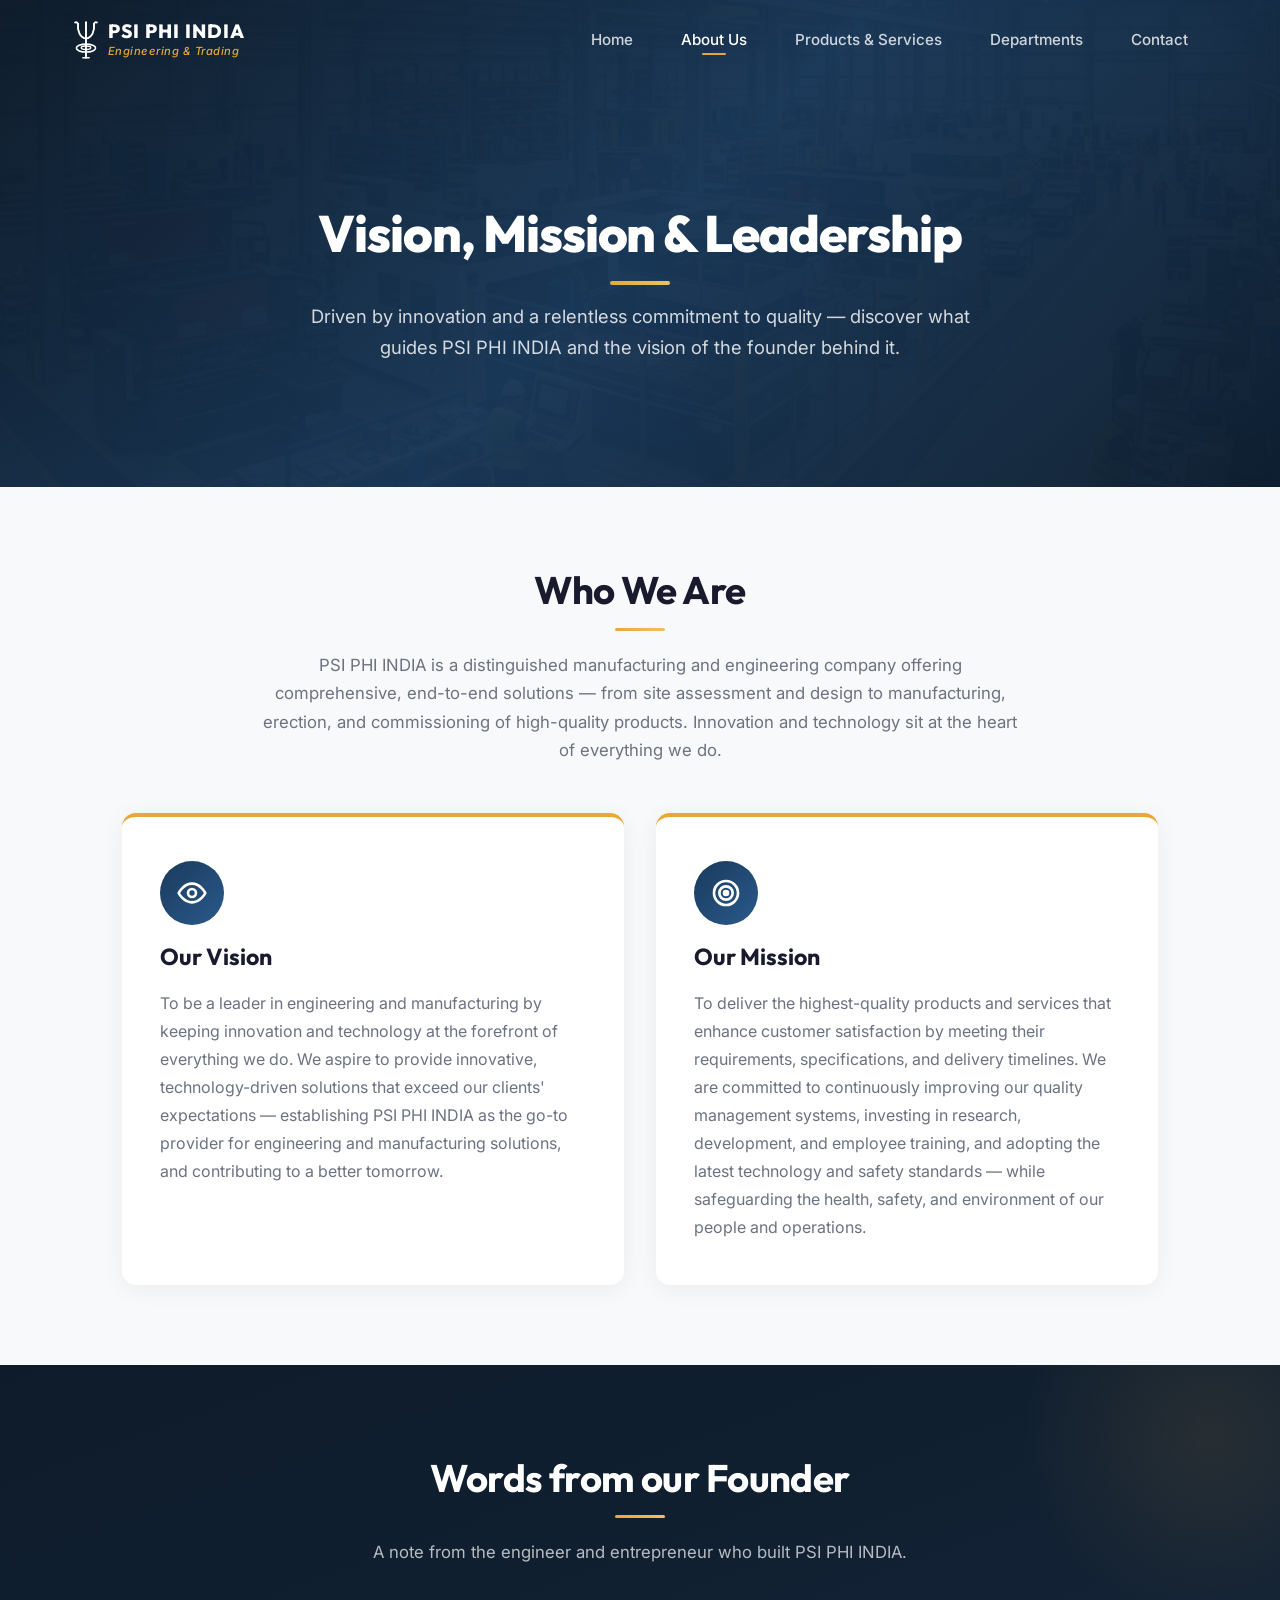
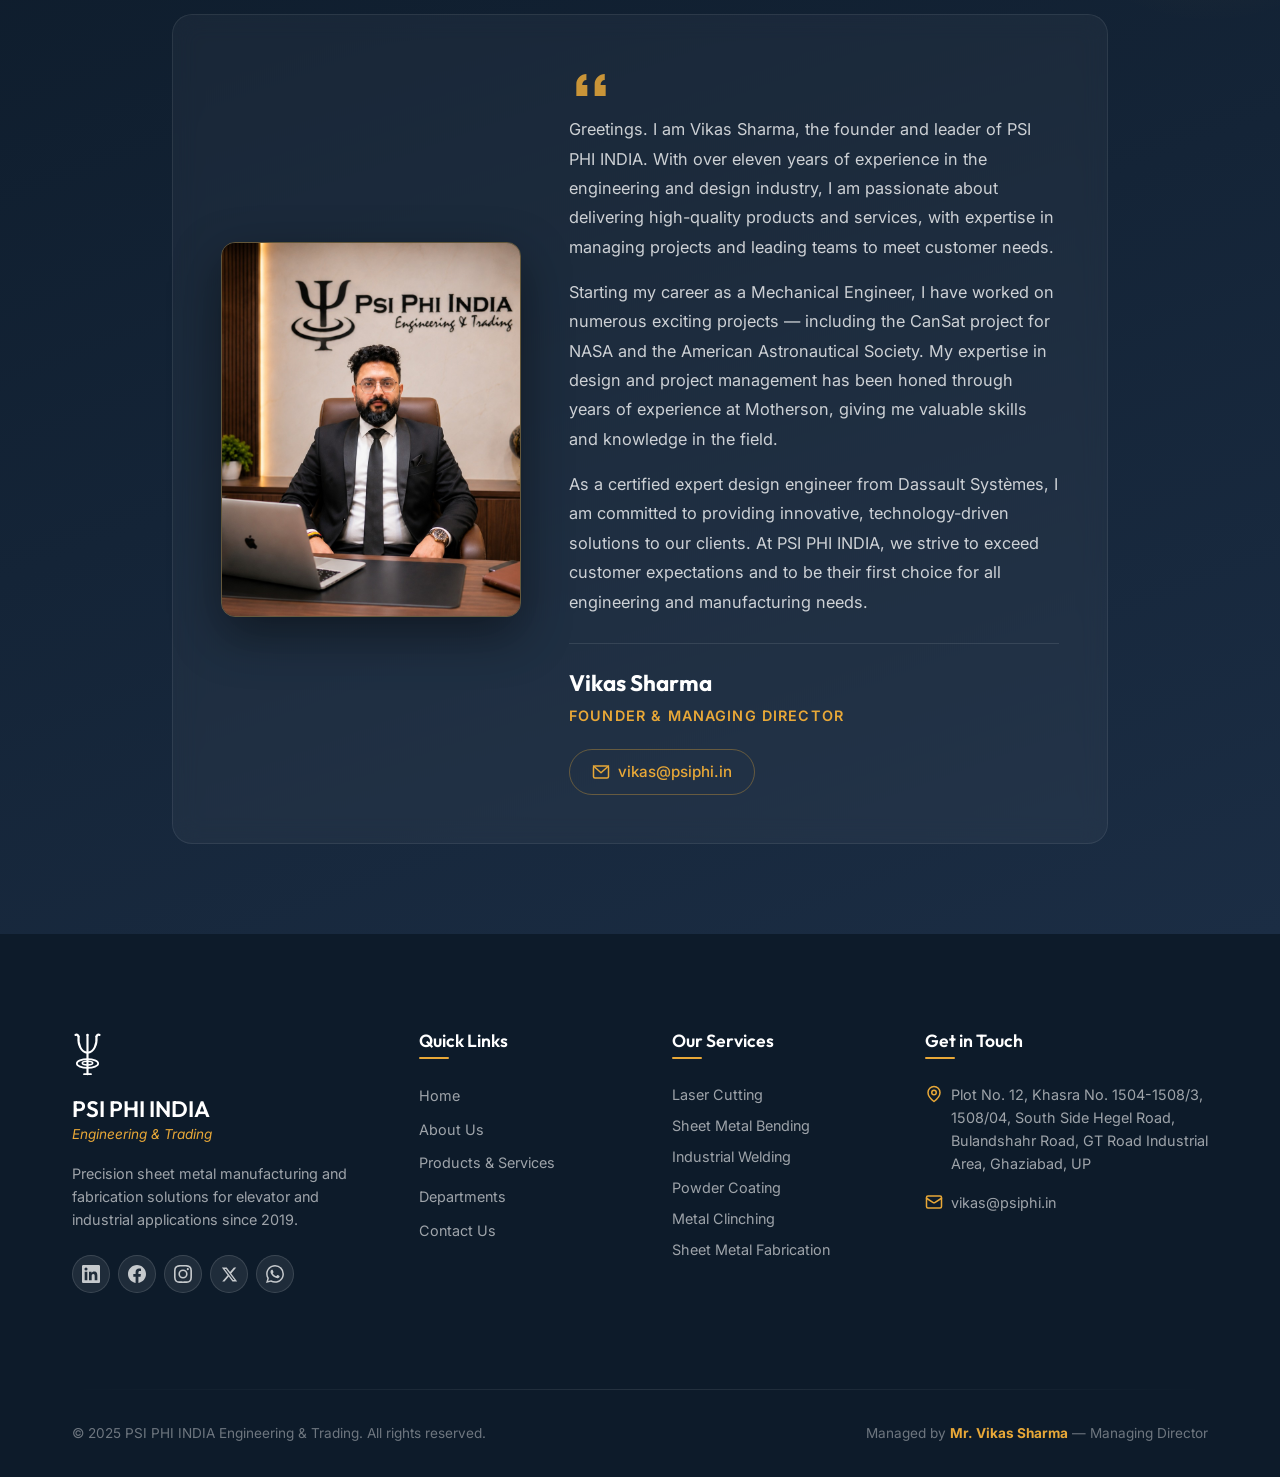
<file: about/index.html>
<!DOCTYPE html>
<html lang="en">
<head>
    <meta charset="UTF-8">
    <meta name="viewport" content="width=device-width, initial-scale=1.0">
    <title>About Us | PSI PHI INDIA — Vision, Mission & Leadership</title>
    <meta name="description" content="Learn about PSI PHI INDIA Engineering & Trading — our vision, mission, and the engineering leadership of founder Vikas Sharma behind our precision sheet metal manufacturing.">
    <meta name="keywords" content="PSI PHI INDIA, sheet metal, laser cutting, bending, welding, clinching, elevator components, guide rail brackets, Ghaziabad, manufacturing">
    <meta name="author" content="PSI PHI INDIA Engineering & Trading">
    <link rel="canonical" href="https://www.psiphi.in/about/">
    <link rel="icon" type="image/x-icon" href="/assets/images/favicon.ico">
    <link rel="icon" type="image/png" sizes="32x32" href="/assets/images/favicon-32.png">
    <link rel="icon" type="image/png" sizes="16x16" href="/assets/images/favicon-16.png">
    <link rel="apple-touch-icon" sizes="180x180" href="/assets/images/apple-touch-icon.png">
    <link rel="preconnect" href="https://fonts.googleapis.com">
    <link rel="preconnect" href="https://fonts.gstatic.com" crossorigin>
    <link href="https://fonts.googleapis.com/css2?family=Inter:wght@300;400;500;600;700&family=Outfit:wght@400;500;600;700;800;900&display=swap" rel="stylesheet">
    <link rel="stylesheet" href="/styles.css">
    <link rel="stylesheet" href="/pages/home.css">
    <link rel="stylesheet" href="/pages/about.css">
    <link rel="stylesheet" href="/pages/products.css">
    <link rel="stylesheet" href="/pages/departments.css">
    <link rel="stylesheet" href="/pages/contact.css">
</head>
<body>
    <nav class="navbar" id="navbar">
        <div class="nav-container">
            <a href="/" class="nav-logo">
                <img src="/assets/images/psi-logo.svg" alt="PSI PHI INDIA Logo" class="nav-logo-img">
                <div class="nav-logo-text">
                    <span class="nav-brand">PSI PHI INDIA</span>
                    <span class="nav-tagline">Engineering &amp; Trading</span>
                </div>
            </a>
            <ul class="nav-menu" id="navMenu">
                <li><a href="/" class="nav-link">Home</a></li>
                <li><a href="/about/" class="nav-link active">About Us</a></li>
                <li><a href="/products/" class="nav-link">Products &amp; Services</a></li>
                <li><a href="/departments/" class="nav-link">Departments</a></li>
                <li><a href="/contact/" class="nav-link">Contact</a></li>
            </ul>
            <button class="nav-toggle" id="navToggle" aria-label="Toggle navigation menu">
                <span class="hamburger-line"></span>
                <span class="hamburger-line"></span>
                <span class="hamburger-line"></span>
            </button>
        </div>
    </nav>
    <main id="app">
<div class="page active visible about-page" id="aboutPage">

  <!-- Page Hero Section -->
  <section class="page-hero" style="background-image: url('/assets/images/factory-floor.png');">
    <div class="page-hero-overlay"></div>
    <div class="page-hero-content">
      <h1 class="page-hero-title">Vision, Mission &amp; Leadership</h1>
      <p class="page-hero-subtitle">Driven by innovation and a relentless commitment to quality — discover what guides PSI PHI INDIA and the vision of the founder behind it.</p>
    </div>
  </section>

  <!-- Vision & Mission Section -->
  <section class="vm-section">
    <div class="container">
      <h2 class="section-title">Who We Are</h2>
      <p class="section-description">PSI PHI INDIA is a distinguished manufacturing and engineering company offering comprehensive, end-to-end solutions — from site assessment and design to manufacturing, erection, and commissioning of high-quality products. Innovation and technology sit at the heart of everything we do.</p>

      <div class="vm-grid">

        <!-- Vision Card -->
        <div class="vm-card scroll-reveal">
          <div class="vm-icon">
            <svg xmlns="http://www.w3.org/2000/svg" viewBox="0 0 24 24" fill="none" stroke="currentColor" stroke-width="2" stroke-linecap="round" stroke-linejoin="round">
              <path d="M2 12s3.5-7 10-7 10 7 10 7-3.5 7-10 7-10-7-10-7Z"/>
              <circle cx="12" cy="12" r="3"/>
            </svg>
          </div>
          <h3>Our Vision</h3>
          <p>To be a leader in engineering and manufacturing by keeping innovation and technology at the forefront of everything we do. We aspire to provide innovative, technology-driven solutions that exceed our clients' expectations — establishing PSI PHI INDIA as the go-to provider for engineering and manufacturing solutions, and contributing to a better tomorrow.</p>
        </div>

        <!-- Mission Card -->
        <div class="vm-card scroll-reveal">
          <div class="vm-icon">
            <svg xmlns="http://www.w3.org/2000/svg" viewBox="0 0 24 24" fill="none" stroke="currentColor" stroke-width="2" stroke-linecap="round" stroke-linejoin="round">
              <circle cx="12" cy="12" r="9"/>
              <circle cx="12" cy="12" r="5"/>
              <circle cx="12" cy="12" r="1.5" fill="currentColor"/>
            </svg>
          </div>
          <h3>Our Mission</h3>
          <p>To deliver the highest-quality products and services that enhance customer satisfaction by meeting their requirements, specifications, and delivery timelines. We are committed to continuously improving our quality management systems, investing in research, development, and employee training, and adopting the latest technology and safety standards — while safeguarding the health, safety, and environment of our people and operations.</p>
        </div>

      </div>
    </div>
  </section>

  <!-- Founder's Message Section -->
  <section class="founder-section">
    <div class="container">
      <h2 class="section-title section-title--light">Words from our Founder</h2>
      <p class="section-description section-description--light">A note from the engineer and entrepreneur who built PSI PHI INDIA.</p>

      <div class="founder-card scroll-reveal">
        <div class="founder-photo">
          <img src="/assets/images/founder.jpg" alt="Mr. Vikas Sharma — Founder &amp; Managing Director, PSI PHI INDIA" class="founder-photo-img">
        </div>
        <div class="founder-content">
          <svg class="founder-quote-mark" xmlns="http://www.w3.org/2000/svg" viewBox="0 0 24 24" fill="currentColor" aria-hidden="true"><path d="M9.5 6C6.5 6 4 8.5 4 11.5V18h6v-6H7.2c0-1.6 1-2.7 2.3-2.7V6zm10 0c-3 0-5.5 2.5-5.5 5.5V18h6v-6h-2.8c0-1.6 1-2.7 2.3-2.7V6z"/></svg>
          <blockquote class="founder-message">
            <p>Greetings. I am Vikas Sharma, the founder and leader of PSI PHI INDIA. With over eleven years of experience in the engineering and design industry, I am passionate about delivering high-quality products and services, with expertise in managing projects and leading teams to meet customer needs.</p>
            <p>Starting my career as a Mechanical Engineer, I have worked on numerous exciting projects — including the CanSat project for NASA and the American Astronautical Society. My expertise in design and project management has been honed through years of experience at Motherson, giving me valuable skills and knowledge in the field.</p>
            <p>As a certified expert design engineer from Dassault Systèmes, I am committed to providing innovative, technology-driven solutions to our clients. At PSI PHI INDIA, we strive to exceed customer expectations and to be their first choice for all engineering and manufacturing needs.</p>
          </blockquote>
          <div class="founder-signature">
            <span class="founder-name">Vikas Sharma</span>
            <span class="founder-role">Founder &amp; Managing Director</span>
          </div>
          <a href="mailto:vikas@psiphi.in" class="founder-email">
            <svg xmlns="http://www.w3.org/2000/svg" width="18" height="18" viewBox="0 0 24 24" fill="none" stroke="currentColor" stroke-width="2" stroke-linecap="round" stroke-linejoin="round">
              <rect x="2" y="4" width="20" height="16" rx="2"/>
              <polyline points="22,4 12,13 2,4"/>
            </svg>
            vikas@psiphi.in
          </a>
        </div>
      </div>
    </div>
  </section>

</div>
    </main>
<footer class="footer" id="footer">
        <div class="footer-container">
            <div class="footer-grid">
                <div class="footer-brand">
                    <img src="/assets/images/psi-logo.svg" alt="PSI PHI INDIA" class="footer-logo">
                    <h3>PSI PHI INDIA</h3>
                    <p class="footer-tagline">Engineering & Trading</p>
                    <p class="footer-desc">Precision sheet metal manufacturing and fabrication solutions for elevator and industrial applications since 2019.</p>
                    <div class="footer-social">
                        <a href="https://www.linkedin.com/in/psi-phi-india-189032419/" target="_blank" rel="noopener noreferrer" class="footer-social-link" aria-label="PSI PHI INDIA on LinkedIn">
                            <svg xmlns="http://www.w3.org/2000/svg" width="18" height="18" viewBox="0 0 24 24" fill="currentColor"><path d="M20.447 20.452h-3.554v-5.569c0-1.328-.027-3.037-1.852-3.037-1.853 0-2.136 1.445-2.136 2.939v5.667H9.351V9h3.414v1.561h.046c.477-.9 1.637-1.85 3.37-1.85 3.601 0 4.267 2.37 4.267 5.455v6.286zM5.337 7.433a2.062 2.062 0 0 1-2.063-2.065 2.064 2.064 0 1 1 2.063 2.065zm1.782 13.019H3.555V9h3.564v11.452zM22.225 0H1.771C.792 0 0 .774 0 1.729v20.542C0 23.227.792 24 1.771 24h20.451C23.2 24 24 23.227 24 22.271V1.729C24 .774 23.2 0 22.222 0h.003z"/></svg>
                        </a>
                        <a href="https://www.facebook.com/profile.php?id=61591310369054" target="_blank" rel="noopener noreferrer" class="footer-social-link" aria-label="PSI PHI INDIA on Facebook">
                            <svg xmlns="http://www.w3.org/2000/svg" width="18" height="18" viewBox="0 0 24 24" fill="currentColor"><path d="M24 12.073c0-6.627-5.373-12-12-12s-12 5.373-12 12c0 5.99 4.388 10.954 10.125 11.854v-8.385H7.078v-3.47h3.047V9.43c0-3.007 1.792-4.669 4.533-4.669 1.312 0 2.686.235 2.686.235v2.953H15.83c-1.491 0-1.956.925-1.956 1.874v2.25h3.328l-.532 3.47h-2.796v8.385C19.612 23.027 24 18.062 24 12.073z"/></svg>
                        </a>
                        <a href="https://www.instagram.com/psiphiindia/" target="_blank" rel="noopener noreferrer" class="footer-social-link" aria-label="PSI PHI INDIA on Instagram">
                            <svg xmlns="http://www.w3.org/2000/svg" width="18" height="18" viewBox="0 0 24 24" fill="currentColor"><path d="M12 2.163c3.204 0 3.584.012 4.85.07 3.252.148 4.771 1.691 4.919 4.919.058 1.265.069 1.645.069 4.849 0 3.205-.012 3.584-.069 4.849-.149 3.225-1.664 4.771-4.919 4.919-1.266.058-1.644.07-4.85.07-3.204 0-3.584-.012-4.849-.07-3.26-.149-4.771-1.699-4.919-4.92-.058-1.265-.07-1.644-.07-4.849 0-3.204.013-3.583.07-4.849.149-3.227 1.664-4.771 4.919-4.919 1.266-.057 1.645-.069 4.849-.069zM12 0C8.741 0 8.333.014 7.053.072 2.695.272.273 2.69.073 7.052.014 8.333 0 8.741 0 12c0 3.259.014 3.668.072 4.948.2 4.358 2.618 6.78 6.98 6.98C8.333 23.986 8.741 24 12 24c3.259 0 3.668-.014 4.948-.072 4.354-.2 6.782-2.618 6.979-6.98.059-1.28.073-1.689.073-4.948 0-3.259-.014-3.667-.072-4.947-.196-4.354-2.617-6.78-6.979-6.98C15.668.014 15.259 0 12 0zm0 5.838a6.162 6.162 0 1 0 0 12.324 6.162 6.162 0 0 0 0-12.324zM12 16a4 4 0 1 1 0-8 4 4 0 0 1 0 8zm6.406-11.845a1.44 1.44 0 1 0 0 2.881 1.44 1.44 0 0 0 0-2.881z"/></svg>
                        </a>
                        <a href="https://x.com/psiphiindia" target="_blank" rel="noopener noreferrer" class="footer-social-link" aria-label="PSI PHI INDIA on X (Twitter)">
                            <svg xmlns="http://www.w3.org/2000/svg" width="17" height="17" viewBox="0 0 24 24" fill="currentColor"><path d="M18.244 2.25h3.308l-7.227 8.26 8.502 11.24H16.17l-5.214-6.817L4.99 21.75H1.68l7.73-8.835L1.254 2.25H8.08l4.713 6.231zm-1.161 17.52h1.833L7.084 4.126H5.117z"/></svg>
                        </a>
                        <a href="https://wa.me/918368978355" target="_blank" rel="noopener noreferrer" class="footer-social-link" aria-label="PSI PHI INDIA on WhatsApp">
                            <svg xmlns="http://www.w3.org/2000/svg" width="18" height="18" viewBox="0 0 24 24" fill="currentColor"><path d="M17.472 14.382c-.297-.149-1.758-.867-2.03-.967-.273-.099-.471-.148-.67.15-.197.297-.767.966-.94 1.164-.173.199-.347.223-.644.075-.297-.15-1.255-.463-2.39-1.475-.883-.788-1.48-1.761-1.653-2.059-.173-.297-.018-.458.13-.606.134-.133.298-.347.446-.52.149-.174.198-.298.298-.497.099-.198.05-.371-.025-.52-.075-.149-.669-1.612-.916-2.207-.242-.579-.487-.5-.669-.51-.173-.008-.371-.01-.57-.01-.198 0-.52.074-.792.372-.272.297-1.04 1.016-1.04 2.479 0 1.462 1.065 2.875 1.213 3.074.149.198 2.096 3.2 5.077 4.487.709.306 1.262.489 1.694.625.712.227 1.36.195 1.871.118.571-.085 1.758-.719 2.006-1.413.248-.694.248-1.289.173-1.413-.074-.124-.272-.198-.57-.347m-5.421 7.403h-.004a9.87 9.87 0 0 1-5.031-1.378l-.361-.214-3.741.982.998-3.648-.235-.374a9.86 9.86 0 0 1-1.51-5.26c.001-5.45 4.436-9.884 9.888-9.884 2.64 0 5.122 1.03 6.988 2.898a9.825 9.825 0 0 1 2.893 6.994c-.003 5.45-4.437 9.884-9.885 9.884m8.413-18.297A11.815 11.815 0 0 0 12.05 0C5.495 0 .16 5.335.157 11.892c0 2.096.547 4.142 1.588 5.945L.057 24l6.305-1.654a11.882 11.882 0 0 0 5.683 1.448h.005c6.554 0 11.89-5.335 11.893-11.893a11.821 11.821 0 0 0-3.48-8.413"/></svg>
                        </a>
                    </div>
                </div>
                <div class="footer-links">
                    <h4>Quick Links</h4>
                    <ul>
                        <li><a href="/" data-page="home">Home</a></li>
                        <li><a href="/about/" data-page="about">About Us</a></li>
                        <li><a href="/products/" data-page="products">Products & Services </a></li>
                        <li><a href="/departments/" data-page="departments">Departments</a></li>
                        <li><a href="/contact/" data-page="contact">Contact Us</a></li>
                    </ul>
                </div>
                <div class="footer-services">
                    <h4>Our Services</h4>
                    <ul>
                        <li>Laser Cutting</li>
                        <li>Sheet Metal Bending</li>
                        <li>Industrial Welding</li>
                        <li>Powder Coating</li>
                        <li>Metal Clinching</li>
                        <li>Sheet Metal Fabrication</li>

                    </ul>
                </div>
                <div class="footer-contact">
                    <h4>Get in Touch</h4>
                    <div class="footer-contact-item">
                        <a class="footer-contact-icon" href="https://www.google.com/maps/place/PSI+PHI+INDIA/@28.6413283,77.4547616,17z/data=!4m6!3m5!1s0x390cef48bd7ecd0b:0x6d89973451ea1caf!8m2!3d28.6400594!4d77.4534438!16s%2Fg%2F11yzxmzncv" target="_blank" rel="noopener noreferrer" aria-label="Open PSI PHI INDIA location on Google Maps">
                            <svg xmlns="http://www.w3.org/2000/svg" width="18" height="18" viewBox="0 0 24 24" fill="none" stroke="currentColor" stroke-width="2" stroke-linecap="round" stroke-linejoin="round"><path d="M20 10c0 6-8 12-8 12s-8-6-8-12a8 8 0 0 1 16 0Z"/><circle cx="12" cy="10" r="3"/></svg>
                        </a>
                        <a href="https://www.google.com/maps/place/PSI+PHI+INDIA/@28.6413283,77.4547616,17z/data=!4m6!3m5!1s0x390cef48bd7ecd0b:0x6d89973451ea1caf!8m2!3d28.6400594!4d77.4534438!16s%2Fg%2F11yzxmzncv" target="_blank" rel="noopener noreferrer">Plot No. 12, Khasra No. 1504-1508/3, 1508/04, South Side Hegel Road, Bulandshahr Road, GT Road Industrial Area, Ghaziabad, UP</a>
                    </div>
                    <div class="footer-contact-item">
                        <a class="footer-contact-icon" href="mailto:vikas@psiphi.in" aria-label="Email PSI PHI INDIA">
                            <svg xmlns="http://www.w3.org/2000/svg" width="18" height="18" viewBox="0 0 24 24" fill="none" stroke="currentColor" stroke-width="2" stroke-linecap="round" stroke-linejoin="round"><rect width="20" height="16" x="2" y="4" rx="2"/><path d="m22 7-8.97 5.7a1.94 1.94 0 0 1-2.06 0L2 7"/></svg>
                        </a>
                        <a href="mailto:vikas@psiphi.in">vikas@psiphi.in</a>
                    </div>
                </div>
            </div>
            <div class="footer-bottom">
                <div class="footer-divider"></div>
                <div class="footer-bottom-content">
                    <p>&copy; 2025 PSI PHI INDIA Engineering & Trading. All rights reserved.</p>
                    <p>Managed by <strong>Mr. Vikas Sharma</strong> — Managing Director</p>
                </div>
            </div>
        </div>
    </footer>
    <script src="/js/animations.js"></script>
    <script src="/js/app.js"></script>
</body>
</html>
</file>
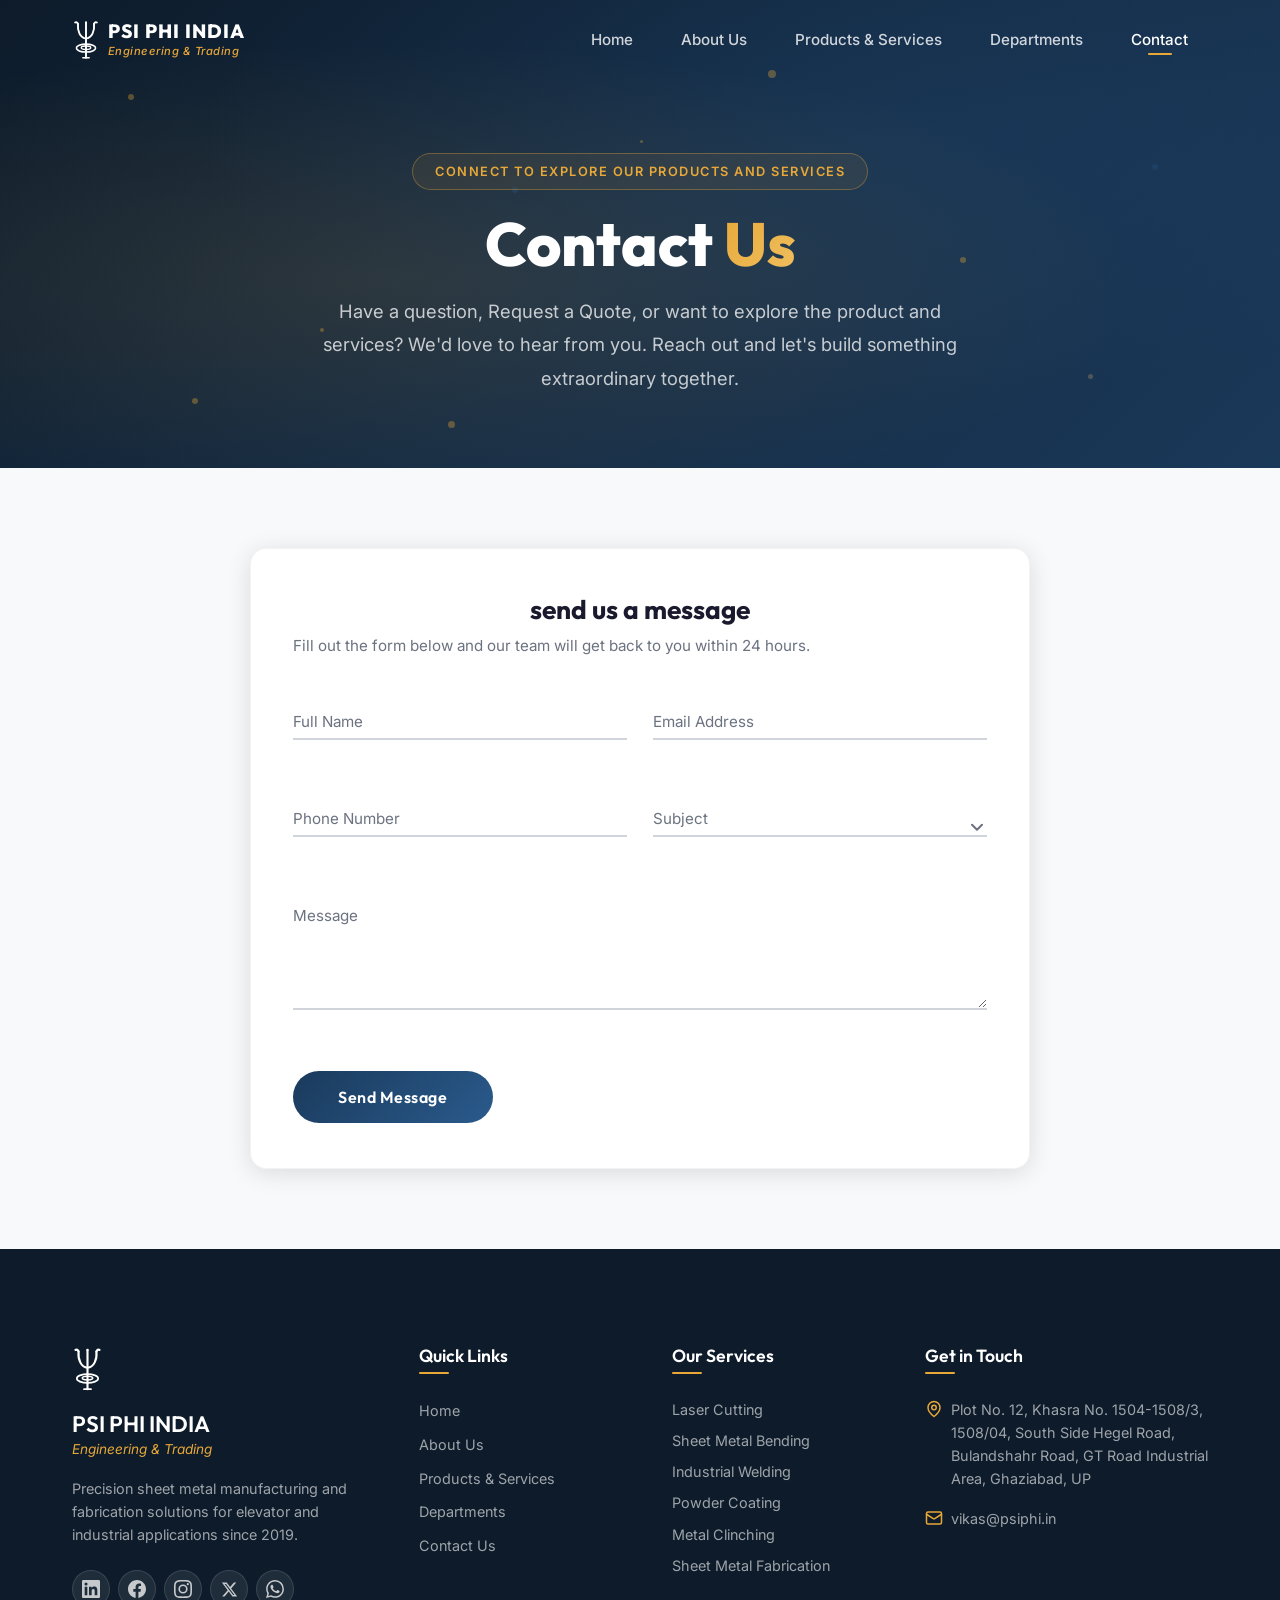
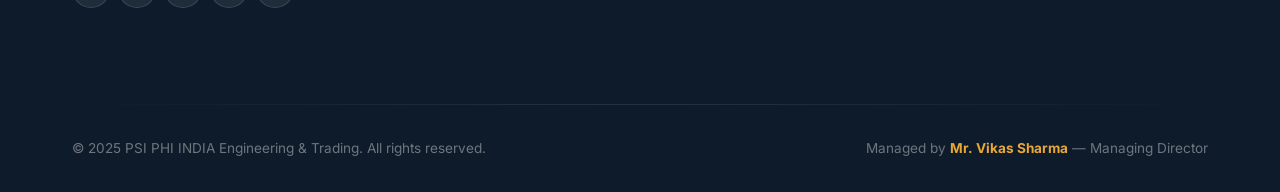
<file: contact/index.html>
<!DOCTYPE html>
<html lang="en">
<head>
    <meta charset="UTF-8">
    <meta name="viewport" content="width=device-width, initial-scale=1.0">
    <title>Contact Us | PSI PHI INDIA — Get a Quote for Sheet Metal Fabrication</title>
    <meta name="description" content="Contact PSI PHI INDIA Engineering & Trading in Ghaziabad for precision sheet metal fabrication. Request a quote or email vikas@psiphi.in.">
    <meta name="keywords" content="PSI PHI INDIA, sheet metal, laser cutting, bending, welding, clinching, elevator components, guide rail brackets, Ghaziabad, manufacturing">
    <meta name="author" content="PSI PHI INDIA Engineering & Trading">
    <link rel="canonical" href="https://www.psiphi.in/contact/">
    <link rel="icon" type="image/x-icon" href="/assets/images/favicon.ico">
    <link rel="icon" type="image/png" sizes="32x32" href="/assets/images/favicon-32.png">
    <link rel="icon" type="image/png" sizes="16x16" href="/assets/images/favicon-16.png">
    <link rel="apple-touch-icon" sizes="180x180" href="/assets/images/apple-touch-icon.png">
    <link rel="preconnect" href="https://fonts.googleapis.com">
    <link rel="preconnect" href="https://fonts.gstatic.com" crossorigin>
    <link href="https://fonts.googleapis.com/css2?family=Inter:wght@300;400;500;600;700&family=Outfit:wght@400;500;600;700;800;900&display=swap" rel="stylesheet">
    <link rel="stylesheet" href="/styles.css">
    <link rel="stylesheet" href="/pages/home.css">
    <link rel="stylesheet" href="/pages/about.css">
    <link rel="stylesheet" href="/pages/products.css">
    <link rel="stylesheet" href="/pages/departments.css">
    <link rel="stylesheet" href="/pages/contact.css">
</head>
<body>
    <nav class="navbar" id="navbar">
        <div class="nav-container">
            <a href="/" class="nav-logo">
                <img src="/assets/images/psi-logo.svg" alt="PSI PHI INDIA Logo" class="nav-logo-img">
                <div class="nav-logo-text">
                    <span class="nav-brand">PSI PHI INDIA</span>
                    <span class="nav-tagline">Engineering &amp; Trading</span>
                </div>
            </a>
            <ul class="nav-menu" id="navMenu">
                <li><a href="/" class="nav-link">Home</a></li>
                <li><a href="/about/" class="nav-link">About Us</a></li>
                <li><a href="/products/" class="nav-link">Products &amp; Services</a></li>
                <li><a href="/departments/" class="nav-link">Departments</a></li>
                <li><a href="/contact/" class="nav-link active">Contact</a></li>
            </ul>
            <button class="nav-toggle" id="navToggle" aria-label="Toggle navigation menu">
                <span class="hamburger-line"></span>
                <span class="hamburger-line"></span>
                <span class="hamburger-line"></span>
            </button>
        </div>
    </nav>
    <main id="app">
<div class="page active visible contact-page" id="contactPage">

  <!-- Page Hero -->
  <section class="page-hero contact-hero">
    <div class="hero-overlay"></div>
    <div class="hero-particles">
      <span></span><span></span><span></span><span></span><span></span>
      <span></span><span></span><span></span><span></span><span></span>
    </div>
    <div class="hero-content">
      <span class="hero-badge scroll-reveal">Connect to Explore Our Products and Services</span>
      <h1 class="hero-title scroll-reveal">Contact <span class="text-accent">Us</span></h1>
      <p class="hero-subtitle scroll-reveal">Have a question, Request a Quote, or want to explore the product and services? We'd love to hear from you. Reach out and let's build something extraordinary together.</p>
    </div>
  </section>

  <!-- Contact Content: Form + Info Side by Side -->
  <section class="contact-content">
    <div class="contact-container">

      <!-- Contact Form Section (Left) -->
      <div class="contact-form-section scroll-reveal">
        <div class="form-header">
          <h2 class="section-title">send us a message</h2>
          <p class="section-desc">Fill out the form below and our team will get back to you within 24 hours.</p>
        </div>
        <form class="contact-form" id="contactForm" novalidate>
          <div class="form-row">
            <div class="form-group">
              <input type="text" class="form-input" id="fullName" name="fullName" required placeholder=" " autocomplete="name" />
              <label class="form-label" for="fullName">Full Name</label>
              <span class="form-highlight"></span>
              <span class="form-error" id="fullNameError">Please enter your full name</span>
            </div>
            <div class="form-group">
              <input type="email" class="form-input" id="emailAddress" name="emailAddress" required placeholder=" " autocomplete="email" />
              <label class="form-label" for="emailAddress">Email Address</label>
              <span class="form-highlight"></span>
              <span class="form-error" id="emailError">Please enter a valid email address</span>
            </div>
          </div>

          <div class="form-row">
            <div class="form-group">
              <input type="tel" class="form-input" id="phoneNumber" name="phoneNumber" placeholder=" " autocomplete="tel" />
              <label class="form-label" for="phoneNumber">Phone Number</label>
              <span class="form-highlight"></span>
            </div>
            <div class="form-group form-group--select">
              <select class="form-select" id="subject" name="subject" required>
                <option value="" disabled selected hidden></option>
                <option value="general">General Inquiry</option>
                <option value="quote">Request Quote</option>
                <option value="partnership">Partnership</option>
                <option value="careers">Careers</option>
                <option value="other">Other</option>
              </select>
              <label class="form-label form-label--select" for="subject">Subject</label>
              <span class="form-highlight"></span>
              <span class="form-error" id="subjectError">Please select a subject</span>
              <span class="select-arrow">
                <svg width="12" height="8" viewBox="0 0 12 8" fill="none"><path d="M1 1.5L6 6.5L11 1.5" stroke="currentColor" stroke-width="2" stroke-linecap="round" stroke-linejoin="round"/></svg>
              </span>
            </div>
          </div>

          <div class="form-group form-group--full">
            <textarea class="form-textarea" id="message" name="message" rows="5" required placeholder=" "></textarea>
            <label class="form-label" for="message">Message</label>
            <span class="form-highlight"></span>
            <span class="form-error" id="messageError">Please enter your message</span>
          </div>

          <button type="submit" class="submit-btn" id="submitBtn">
            <span class="btn-text">Send Message</span>
            <span class="btn-loader">
              <svg class="spinner" viewBox="0 0 24 24" width="22" height="22">
                <circle cx="12" cy="12" r="10" fill="none" stroke="currentColor" stroke-width="3" stroke-dasharray="31.4 31.4" stroke-linecap="round"/>
              </svg>
              Sending...
            </span>
            <span class="btn-success">
              <svg width="20" height="20" viewBox="0 0 20 20" fill="none"><path d="M4 10.5L8 14.5L16 6.5" stroke="currentColor" stroke-width="2.5" stroke-linecap="round" stroke-linejoin="round"/></svg>
              Sent!
            </span>
            <span class="btn-ripple"></span>
          </button>
        </form>
      </div>

    </div>
  </section>

</div>
    </main>
<footer class="footer" id="footer">
        <div class="footer-container">
            <div class="footer-grid">
                <div class="footer-brand">
                    <img src="/assets/images/psi-logo.svg" alt="PSI PHI INDIA" class="footer-logo">
                    <h3>PSI PHI INDIA</h3>
                    <p class="footer-tagline">Engineering & Trading</p>
                    <p class="footer-desc">Precision sheet metal manufacturing and fabrication solutions for elevator and industrial applications since 2019.</p>
                    <div class="footer-social">
                        <a href="https://www.linkedin.com/in/psi-phi-india-189032419/" target="_blank" rel="noopener noreferrer" class="footer-social-link" aria-label="PSI PHI INDIA on LinkedIn">
                            <svg xmlns="http://www.w3.org/2000/svg" width="18" height="18" viewBox="0 0 24 24" fill="currentColor"><path d="M20.447 20.452h-3.554v-5.569c0-1.328-.027-3.037-1.852-3.037-1.853 0-2.136 1.445-2.136 2.939v5.667H9.351V9h3.414v1.561h.046c.477-.9 1.637-1.85 3.37-1.85 3.601 0 4.267 2.37 4.267 5.455v6.286zM5.337 7.433a2.062 2.062 0 0 1-2.063-2.065 2.064 2.064 0 1 1 2.063 2.065zm1.782 13.019H3.555V9h3.564v11.452zM22.225 0H1.771C.792 0 0 .774 0 1.729v20.542C0 23.227.792 24 1.771 24h20.451C23.2 24 24 23.227 24 22.271V1.729C24 .774 23.2 0 22.222 0h.003z"/></svg>
                        </a>
                        <a href="https://www.facebook.com/profile.php?id=61591310369054" target="_blank" rel="noopener noreferrer" class="footer-social-link" aria-label="PSI PHI INDIA on Facebook">
                            <svg xmlns="http://www.w3.org/2000/svg" width="18" height="18" viewBox="0 0 24 24" fill="currentColor"><path d="M24 12.073c0-6.627-5.373-12-12-12s-12 5.373-12 12c0 5.99 4.388 10.954 10.125 11.854v-8.385H7.078v-3.47h3.047V9.43c0-3.007 1.792-4.669 4.533-4.669 1.312 0 2.686.235 2.686.235v2.953H15.83c-1.491 0-1.956.925-1.956 1.874v2.25h3.328l-.532 3.47h-2.796v8.385C19.612 23.027 24 18.062 24 12.073z"/></svg>
                        </a>
                        <a href="https://www.instagram.com/psiphiindia/" target="_blank" rel="noopener noreferrer" class="footer-social-link" aria-label="PSI PHI INDIA on Instagram">
                            <svg xmlns="http://www.w3.org/2000/svg" width="18" height="18" viewBox="0 0 24 24" fill="currentColor"><path d="M12 2.163c3.204 0 3.584.012 4.85.07 3.252.148 4.771 1.691 4.919 4.919.058 1.265.069 1.645.069 4.849 0 3.205-.012 3.584-.069 4.849-.149 3.225-1.664 4.771-4.919 4.919-1.266.058-1.644.07-4.85.07-3.204 0-3.584-.012-4.849-.07-3.26-.149-4.771-1.699-4.919-4.92-.058-1.265-.07-1.644-.07-4.849 0-3.204.013-3.583.07-4.849.149-3.227 1.664-4.771 4.919-4.919 1.266-.057 1.645-.069 4.849-.069zM12 0C8.741 0 8.333.014 7.053.072 2.695.272.273 2.69.073 7.052.014 8.333 0 8.741 0 12c0 3.259.014 3.668.072 4.948.2 4.358 2.618 6.78 6.98 6.98C8.333 23.986 8.741 24 12 24c3.259 0 3.668-.014 4.948-.072 4.354-.2 6.782-2.618 6.979-6.98.059-1.28.073-1.689.073-4.948 0-3.259-.014-3.667-.072-4.947-.196-4.354-2.617-6.78-6.979-6.98C15.668.014 15.259 0 12 0zm0 5.838a6.162 6.162 0 1 0 0 12.324 6.162 6.162 0 0 0 0-12.324zM12 16a4 4 0 1 1 0-8 4 4 0 0 1 0 8zm6.406-11.845a1.44 1.44 0 1 0 0 2.881 1.44 1.44 0 0 0 0-2.881z"/></svg>
                        </a>
                        <a href="https://x.com/psiphiindia" target="_blank" rel="noopener noreferrer" class="footer-social-link" aria-label="PSI PHI INDIA on X (Twitter)">
                            <svg xmlns="http://www.w3.org/2000/svg" width="17" height="17" viewBox="0 0 24 24" fill="currentColor"><path d="M18.244 2.25h3.308l-7.227 8.26 8.502 11.24H16.17l-5.214-6.817L4.99 21.75H1.68l7.73-8.835L1.254 2.25H8.08l4.713 6.231zm-1.161 17.52h1.833L7.084 4.126H5.117z"/></svg>
                        </a>
                        <a href="https://wa.me/918368978355" target="_blank" rel="noopener noreferrer" class="footer-social-link" aria-label="PSI PHI INDIA on WhatsApp">
                            <svg xmlns="http://www.w3.org/2000/svg" width="18" height="18" viewBox="0 0 24 24" fill="currentColor"><path d="M17.472 14.382c-.297-.149-1.758-.867-2.03-.967-.273-.099-.471-.148-.67.15-.197.297-.767.966-.94 1.164-.173.199-.347.223-.644.075-.297-.15-1.255-.463-2.39-1.475-.883-.788-1.48-1.761-1.653-2.059-.173-.297-.018-.458.13-.606.134-.133.298-.347.446-.52.149-.174.198-.298.298-.497.099-.198.05-.371-.025-.52-.075-.149-.669-1.612-.916-2.207-.242-.579-.487-.5-.669-.51-.173-.008-.371-.01-.57-.01-.198 0-.52.074-.792.372-.272.297-1.04 1.016-1.04 2.479 0 1.462 1.065 2.875 1.213 3.074.149.198 2.096 3.2 5.077 4.487.709.306 1.262.489 1.694.625.712.227 1.36.195 1.871.118.571-.085 1.758-.719 2.006-1.413.248-.694.248-1.289.173-1.413-.074-.124-.272-.198-.57-.347m-5.421 7.403h-.004a9.87 9.87 0 0 1-5.031-1.378l-.361-.214-3.741.982.998-3.648-.235-.374a9.86 9.86 0 0 1-1.51-5.26c.001-5.45 4.436-9.884 9.888-9.884 2.64 0 5.122 1.03 6.988 2.898a9.825 9.825 0 0 1 2.893 6.994c-.003 5.45-4.437 9.884-9.885 9.884m8.413-18.297A11.815 11.815 0 0 0 12.05 0C5.495 0 .16 5.335.157 11.892c0 2.096.547 4.142 1.588 5.945L.057 24l6.305-1.654a11.882 11.882 0 0 0 5.683 1.448h.005c6.554 0 11.89-5.335 11.893-11.893a11.821 11.821 0 0 0-3.48-8.413"/></svg>
                        </a>
                    </div>
                </div>
                <div class="footer-links">
                    <h4>Quick Links</h4>
                    <ul>
                        <li><a href="/" data-page="home">Home</a></li>
                        <li><a href="/about/" data-page="about">About Us</a></li>
                        <li><a href="/products/" data-page="products">Products & Services </a></li>
                        <li><a href="/departments/" data-page="departments">Departments</a></li>
                        <li><a href="/contact/" data-page="contact">Contact Us</a></li>
                    </ul>
                </div>
                <div class="footer-services">
                    <h4>Our Services</h4>
                    <ul>
                        <li>Laser Cutting</li>
                        <li>Sheet Metal Bending</li>
                        <li>Industrial Welding</li>
                        <li>Powder Coating</li>
                        <li>Metal Clinching</li>
                        <li>Sheet Metal Fabrication</li>

                    </ul>
                </div>
                <div class="footer-contact">
                    <h4>Get in Touch</h4>
                    <div class="footer-contact-item">
                        <a class="footer-contact-icon" href="https://www.google.com/maps/place/PSI+PHI+INDIA/@28.6413283,77.4547616,17z/data=!4m6!3m5!1s0x390cef48bd7ecd0b:0x6d89973451ea1caf!8m2!3d28.6400594!4d77.4534438!16s%2Fg%2F11yzxmzncv" target="_blank" rel="noopener noreferrer" aria-label="Open PSI PHI INDIA location on Google Maps">
                            <svg xmlns="http://www.w3.org/2000/svg" width="18" height="18" viewBox="0 0 24 24" fill="none" stroke="currentColor" stroke-width="2" stroke-linecap="round" stroke-linejoin="round"><path d="M20 10c0 6-8 12-8 12s-8-6-8-12a8 8 0 0 1 16 0Z"/><circle cx="12" cy="10" r="3"/></svg>
                        </a>
                        <a href="https://www.google.com/maps/place/PSI+PHI+INDIA/@28.6413283,77.4547616,17z/data=!4m6!3m5!1s0x390cef48bd7ecd0b:0x6d89973451ea1caf!8m2!3d28.6400594!4d77.4534438!16s%2Fg%2F11yzxmzncv" target="_blank" rel="noopener noreferrer">Plot No. 12, Khasra No. 1504-1508/3, 1508/04, South Side Hegel Road, Bulandshahr Road, GT Road Industrial Area, Ghaziabad, UP</a>
                    </div>
                    <div class="footer-contact-item">
                        <a class="footer-contact-icon" href="mailto:vikas@psiphi.in" aria-label="Email PSI PHI INDIA">
                            <svg xmlns="http://www.w3.org/2000/svg" width="18" height="18" viewBox="0 0 24 24" fill="none" stroke="currentColor" stroke-width="2" stroke-linecap="round" stroke-linejoin="round"><rect width="20" height="16" x="2" y="4" rx="2"/><path d="m22 7-8.97 5.7a1.94 1.94 0 0 1-2.06 0L2 7"/></svg>
                        </a>
                        <a href="mailto:vikas@psiphi.in">vikas@psiphi.in</a>
                    </div>
                </div>
            </div>
            <div class="footer-bottom">
                <div class="footer-divider"></div>
                <div class="footer-bottom-content">
                    <p>&copy; 2025 PSI PHI INDIA Engineering & Trading. All rights reserved.</p>
                    <p>Managed by <strong>Mr. Vikas Sharma</strong> — Managing Director</p>
                </div>
            </div>
        </div>
    </footer>
    <script src="/js/animations.js"></script>
    <script src="/js/app.js"></script>
</body>
</html>
</file>
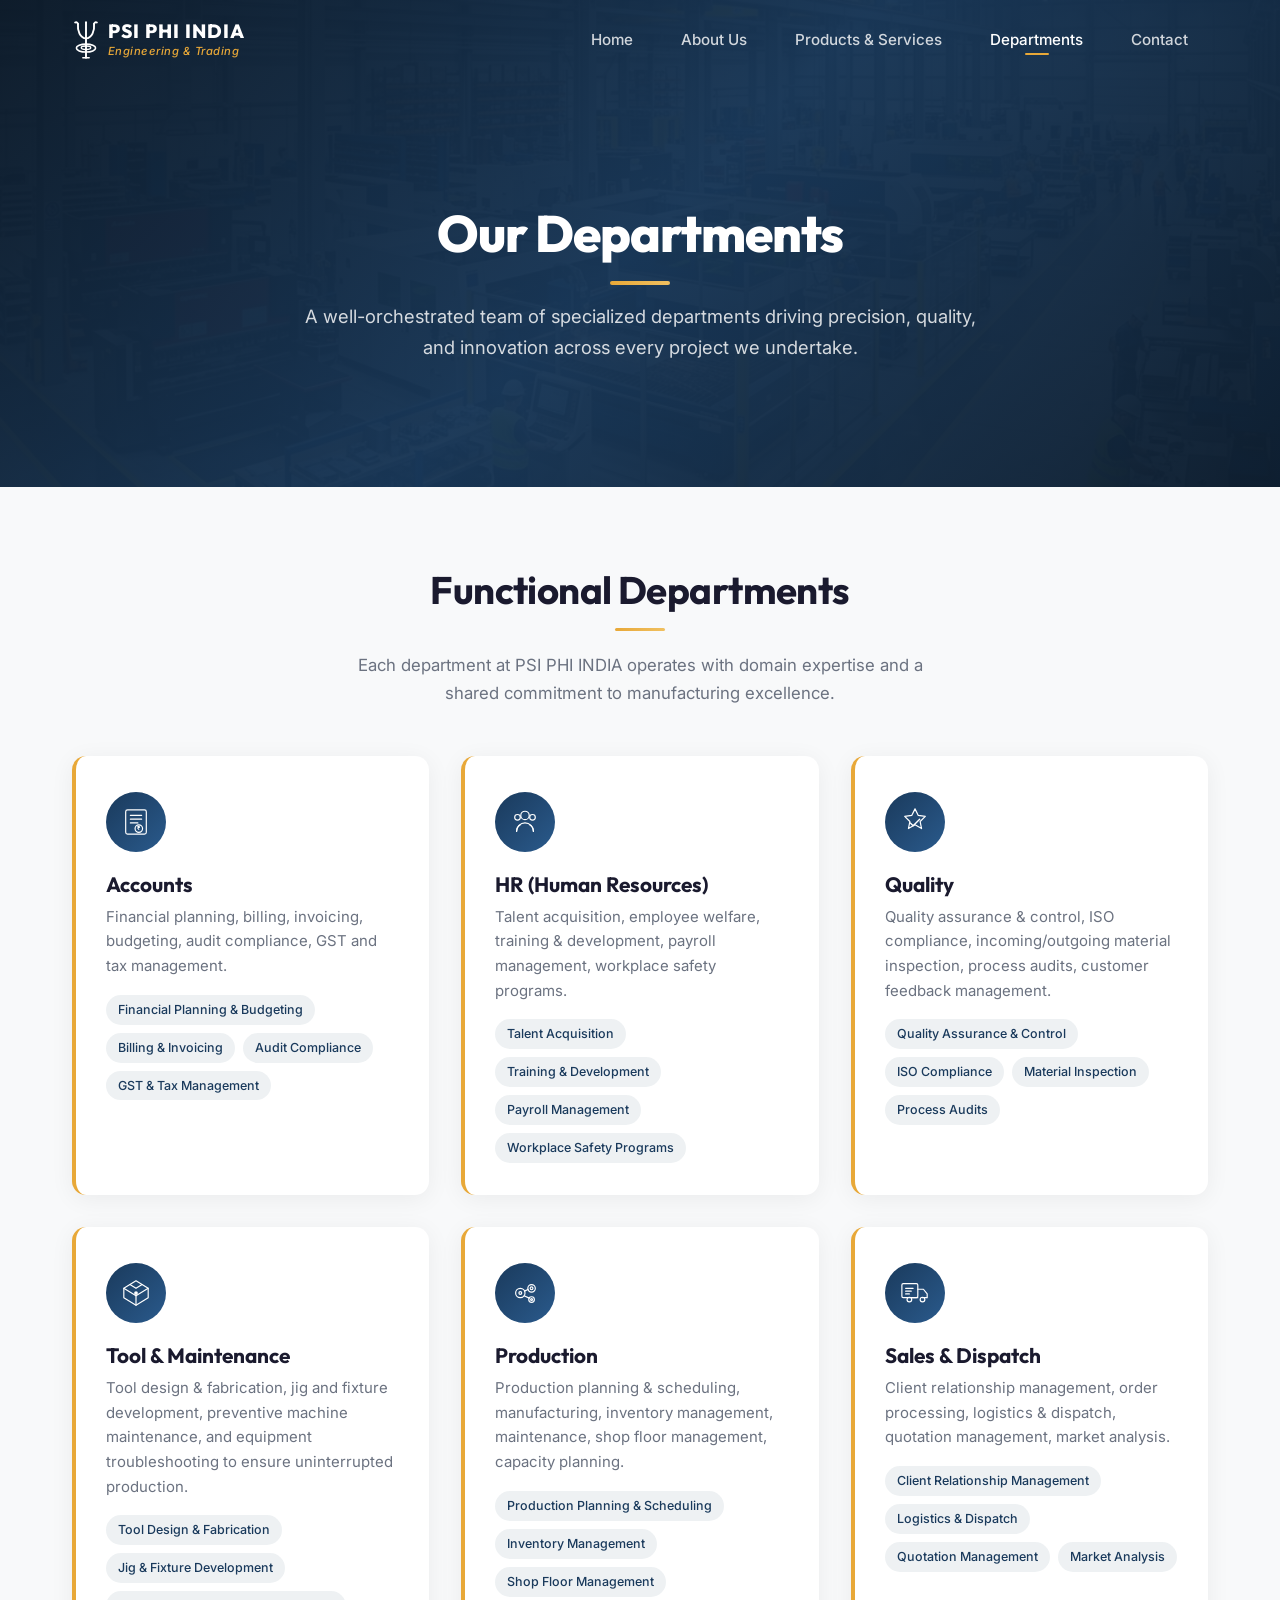
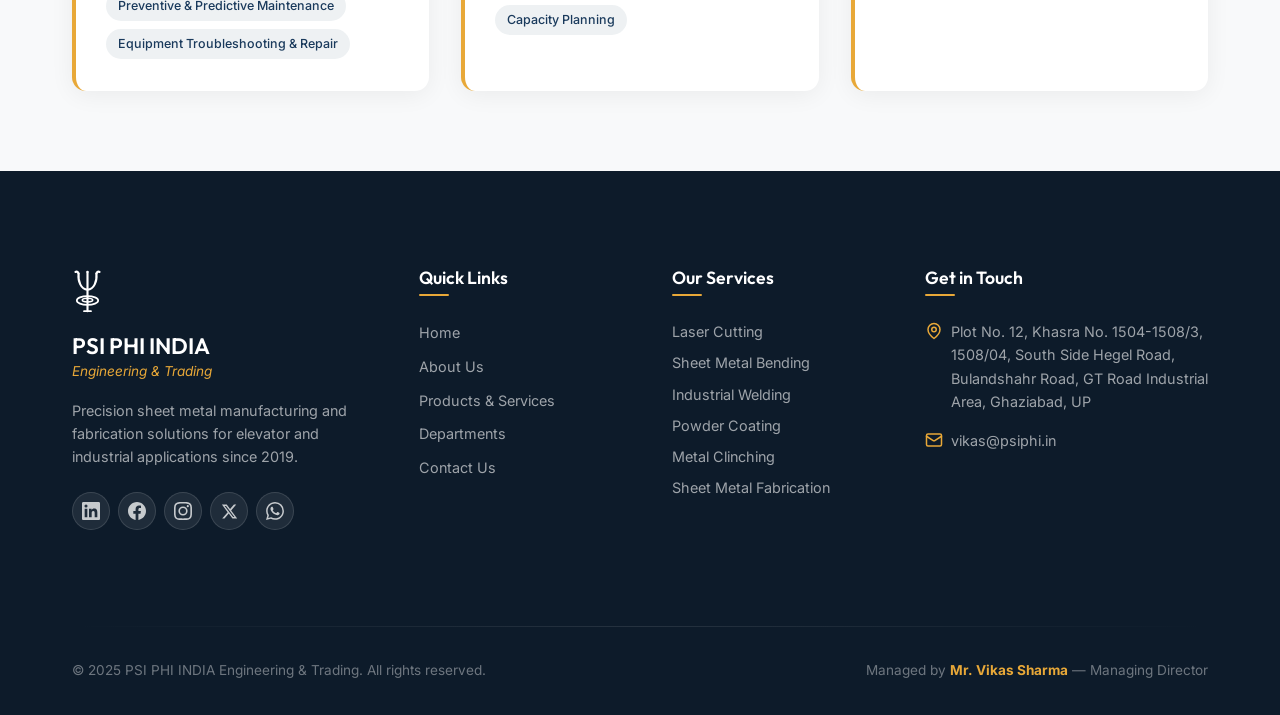
<file: departments/index.html>
<!DOCTYPE html>
<html lang="en">
<head>
    <meta charset="UTF-8">
    <meta name="viewport" content="width=device-width, initial-scale=1.0">
    <title>Departments | PSI PHI INDIA — Quality, Production, Design & More</title>
    <meta name="description" content="The specialized departments behind PSI PHI INDIA — Accounts, HR, Quality, Tool & Maintenance, Production, and Sales & Dispatch — driving manufacturing excellence.">
    <meta name="keywords" content="PSI PHI INDIA, sheet metal, laser cutting, bending, welding, clinching, elevator components, guide rail brackets, Ghaziabad, manufacturing">
    <meta name="author" content="PSI PHI INDIA Engineering & Trading">
    <link rel="canonical" href="https://www.psiphi.in/departments/">
    <link rel="icon" type="image/x-icon" href="/assets/images/favicon.ico">
    <link rel="icon" type="image/png" sizes="32x32" href="/assets/images/favicon-32.png">
    <link rel="icon" type="image/png" sizes="16x16" href="/assets/images/favicon-16.png">
    <link rel="apple-touch-icon" sizes="180x180" href="/assets/images/apple-touch-icon.png">
    <link rel="preconnect" href="https://fonts.googleapis.com">
    <link rel="preconnect" href="https://fonts.gstatic.com" crossorigin>
    <link href="https://fonts.googleapis.com/css2?family=Inter:wght@300;400;500;600;700&family=Outfit:wght@400;500;600;700;800;900&display=swap" rel="stylesheet">
    <link rel="stylesheet" href="/styles.css">
    <link rel="stylesheet" href="/pages/home.css">
    <link rel="stylesheet" href="/pages/about.css">
    <link rel="stylesheet" href="/pages/products.css">
    <link rel="stylesheet" href="/pages/departments.css">
    <link rel="stylesheet" href="/pages/contact.css">
</head>
<body>
    <nav class="navbar" id="navbar">
        <div class="nav-container">
            <a href="/" class="nav-logo">
                <img src="/assets/images/psi-logo.svg" alt="PSI PHI INDIA Logo" class="nav-logo-img">
                <div class="nav-logo-text">
                    <span class="nav-brand">PSI PHI INDIA</span>
                    <span class="nav-tagline">Engineering &amp; Trading</span>
                </div>
            </a>
            <ul class="nav-menu" id="navMenu">
                <li><a href="/" class="nav-link">Home</a></li>
                <li><a href="/about/" class="nav-link">About Us</a></li>
                <li><a href="/products/" class="nav-link">Products &amp; Services</a></li>
                <li><a href="/departments/" class="nav-link active">Departments</a></li>
                <li><a href="/contact/" class="nav-link">Contact</a></li>
            </ul>
            <button class="nav-toggle" id="navToggle" aria-label="Toggle navigation menu">
                <span class="hamburger-line"></span>
                <span class="hamburger-line"></span>
                <span class="hamburger-line"></span>
            </button>
        </div>
    </nav>
    <main id="app">
<div class="page active visible departments-page" id="departmentsPage">

  <!-- Page Hero Section -->
  <section class="page-hero" style="background-image: url('/assets/images/factory-floor.png');">
    <div class="page-hero-overlay"></div>
    <div class="page-hero-content">
      <h1 class="page-hero-title">Our Departments</h1>
      <p class="page-hero-subtitle">A well-orchestrated team of specialized departments driving precision, quality, and innovation across every project we undertake.</p>
    </div>
  </section>

  <!-- Departments Grid Section -->
  <section class="departments-section">
    <div class="container">
      <h2 class="section-title">Functional Departments</h2>
      <p class="section-description">Each department at PSI PHI INDIA operates with domain expertise and a shared commitment to manufacturing excellence.</p>

      <div class="departments-grid">

        <!-- 1. Accounts -->
        <div class="department-card scroll-reveal">
          <div class="dept-icon">
            <svg xmlns="http://www.w3.org/2000/svg" viewBox="0 0 64 64" fill="none" stroke="currentColor" stroke-width="2.5" stroke-linecap="round" stroke-linejoin="round">
              <rect x="10" y="6" width="44" height="52" rx="4"/>
              <line x1="20" y1="18" x2="44" y2="18"/>
              <line x1="20" y1="26" x2="44" y2="26"/>
              <line x1="20" y1="34" x2="36" y2="34"/>
              <circle cx="38" cy="46" r="8"/>
              <text x="34" y="50" font-size="12" fill="currentColor" stroke="none" font-weight="700">₹</text>
            </svg>
          </div>
          <div class="dept-info">
            <h3>Accounts</h3>
            <p>Financial planning, billing, invoicing, budgeting, audit compliance, GST and tax management.</p>
            <ul class="dept-highlights">
              <li>Financial Planning &amp; Budgeting</li>
              <li>Billing &amp; Invoicing</li>
              <li>Audit Compliance</li>
              <li>GST &amp; Tax Management</li>
            </ul>
          </div>
        </div>

        <!-- 2. HR (Human Resources) -->
        <div class="department-card scroll-reveal">
          <div class="dept-icon">
            <svg xmlns="http://www.w3.org/2000/svg" viewBox="0 0 64 64" fill="none" stroke="currentColor" stroke-width="2.5" stroke-linecap="round" stroke-linejoin="round">
              <circle cx="32" cy="18" r="9"/>
              <path d="M14 52c0-10 8-18 18-18s18 8 18 18"/>
              <circle cx="48" cy="22" r="6"/>
              <path d="M50 52c0-6-3-11-8-14"/>
              <circle cx="16" cy="22" r="6"/>
              <path d="M14 52c0-6 3-11 8-14"/>
            </svg>
          </div>
          <div class="dept-info">
            <h3>HR (Human Resources)</h3>
            <p>Talent acquisition, employee welfare, training &amp; development, payroll management, workplace safety programs.</p>
            <ul class="dept-highlights">
              <li>Talent Acquisition</li>
              <li>Training &amp; Development</li>
              <li>Payroll Management</li>
              <li>Workplace Safety Programs</li>
            </ul>
          </div>
        </div>

        <!-- 3. Quality -->
        <div class="department-card scroll-reveal">
          <div class="dept-icon">
            <svg xmlns="http://www.w3.org/2000/svg" viewBox="0 0 64 64" fill="none" stroke="currentColor" stroke-width="2.5" stroke-linecap="round" stroke-linejoin="round">
              <path d="M32 4l7 14 15 2-11 11 3 15-14-8-14 8 3-15L10 20l15-2z"/>
              <polyline points="22 34 28 40 42 26" stroke-width="3"/>
            </svg>
          </div>
          <div class="dept-info">
            <h3>Quality</h3>
            <p>Quality assurance &amp; control, ISO compliance, incoming/outgoing material inspection, process audits, customer feedback management.</p>
            <ul class="dept-highlights">
              <li>Quality Assurance &amp; Control</li>
              <li>ISO Compliance</li>
              <li>Material Inspection</li>
              <li>Process Audits</li>
            </ul>
          </div>
        </div>

        <!-- 4. NPD & Design -->
        <div class="department-card scroll-reveal">
          <div class="dept-icon">
            <svg xmlns="http://www.w3.org/2000/svg" viewBox="0 0 64 64" fill="none" stroke="currentColor" stroke-width="2.5" stroke-linecap="round" stroke-linejoin="round">
              <polygon points="32,6 58,22 58,42 32,58 6,42 6,22"/>
              <polyline points="6,22 32,38 58,22"/>
              <line x1="32" y1="38" x2="32" y2="58"/>
              <polyline points="19,14 32,22 45,14"/>
              <circle cx="32" cy="32" r="4" fill="currentColor" stroke="none"/>
            </svg>
          </div>
          <div class="dept-info">
            <h3>Tool & Maintenance</h3>
            <p>Tool design &amp; fabrication, jig and fixture development, preventive machine maintenance, and equipment troubleshooting to ensure uninterrupted production.</p>
            <ul class="dept-highlights">
              <li>Tool Design &amp; Fabrication</li>
              <li>Jig &amp; Fixture Development</li>
              <li>Preventive &amp; Predictive Maintenance</li>
              <li>Equipment Troubleshooting &amp; Repair</li>
            </ul>
          </div>
        </div>

        <!-- 5. Operations -->
        <div class="department-card scroll-reveal">
          <div class="dept-icon">
            <svg xmlns="http://www.w3.org/2000/svg" viewBox="0 0 64 64" fill="none" stroke="currentColor" stroke-width="2.5" stroke-linecap="round" stroke-linejoin="round">
              <circle cx="22" cy="32" r="10"/>
              <circle cx="22" cy="32" r="3"/>
              <circle cx="46" cy="22" r="8"/>
              <circle cx="46" cy="22" r="3"/>
              <circle cx="46" cy="46" r="6"/>
              <circle cx="46" cy="46" r="2"/>
              <line x1="31" y1="28" x2="39" y2="24"/>
              <line x1="30" y1="38" x2="41" y2="43"/>
            </svg>
          </div>
          <div class="dept-info">
            <h3>Production</h3>
            <p>Production planning &amp; scheduling, manufacturing, inventory management, maintenance, shop floor management, capacity planning.</p>
            <ul class="dept-highlights">
              <li>Production Planning &amp; Scheduling</li>
              <li>Inventory Management</li>
              <li>Shop Floor Management</li>
              <li>Capacity Planning</li>
            </ul>
          </div>
        </div>

        <!-- 6. Sales & Dispatch -->
        <div class="department-card scroll-reveal">
          <div class="dept-icon">
            <svg xmlns="http://www.w3.org/2000/svg" viewBox="0 0 64 64" fill="none" stroke="currentColor" stroke-width="2.5" stroke-linecap="round" stroke-linejoin="round">
              <rect x="4" y="12" width="34" height="30" rx="3"/>
              <path d="M38 24h12l8 10v8h-10"/>
              <path d="M38 42H26"/>
              <circle cx="20" cy="46" r="5"/>
              <circle cx="48" cy="46" r="5"/>
              <line x1="12" y1="22" x2="28" y2="22"/>
              <line x1="12" y1="28" x2="24" y2="28"/>
              <line x1="12" y1="34" x2="20" y2="34"/>
            </svg>
          </div>
          <div class="dept-info">
            <h3>Sales &amp; Dispatch</h3>
            <p>Client relationship management, order processing, logistics &amp; dispatch, quotation management, market analysis.</p>
            <ul class="dept-highlights">
              <li>Client Relationship Management</li>
              <li>Logistics &amp; Dispatch</li>
              <li>Quotation Management</li>
              <li>Market Analysis</li>
            </ul>
          </div>
        </div>

      </div>
    </div>
  </section>

</div>
    </main>
<footer class="footer" id="footer">
        <div class="footer-container">
            <div class="footer-grid">
                <div class="footer-brand">
                    <img src="/assets/images/psi-logo.svg" alt="PSI PHI INDIA" class="footer-logo">
                    <h3>PSI PHI INDIA</h3>
                    <p class="footer-tagline">Engineering & Trading</p>
                    <p class="footer-desc">Precision sheet metal manufacturing and fabrication solutions for elevator and industrial applications since 2019.</p>
                    <div class="footer-social">
                        <a href="https://www.linkedin.com/in/psi-phi-india-189032419/" target="_blank" rel="noopener noreferrer" class="footer-social-link" aria-label="PSI PHI INDIA on LinkedIn">
                            <svg xmlns="http://www.w3.org/2000/svg" width="18" height="18" viewBox="0 0 24 24" fill="currentColor"><path d="M20.447 20.452h-3.554v-5.569c0-1.328-.027-3.037-1.852-3.037-1.853 0-2.136 1.445-2.136 2.939v5.667H9.351V9h3.414v1.561h.046c.477-.9 1.637-1.85 3.37-1.85 3.601 0 4.267 2.37 4.267 5.455v6.286zM5.337 7.433a2.062 2.062 0 0 1-2.063-2.065 2.064 2.064 0 1 1 2.063 2.065zm1.782 13.019H3.555V9h3.564v11.452zM22.225 0H1.771C.792 0 0 .774 0 1.729v20.542C0 23.227.792 24 1.771 24h20.451C23.2 24 24 23.227 24 22.271V1.729C24 .774 23.2 0 22.222 0h.003z"/></svg>
                        </a>
                        <a href="https://www.facebook.com/profile.php?id=61591310369054" target="_blank" rel="noopener noreferrer" class="footer-social-link" aria-label="PSI PHI INDIA on Facebook">
                            <svg xmlns="http://www.w3.org/2000/svg" width="18" height="18" viewBox="0 0 24 24" fill="currentColor"><path d="M24 12.073c0-6.627-5.373-12-12-12s-12 5.373-12 12c0 5.99 4.388 10.954 10.125 11.854v-8.385H7.078v-3.47h3.047V9.43c0-3.007 1.792-4.669 4.533-4.669 1.312 0 2.686.235 2.686.235v2.953H15.83c-1.491 0-1.956.925-1.956 1.874v2.25h3.328l-.532 3.47h-2.796v8.385C19.612 23.027 24 18.062 24 12.073z"/></svg>
                        </a>
                        <a href="https://www.instagram.com/psiphiindia/" target="_blank" rel="noopener noreferrer" class="footer-social-link" aria-label="PSI PHI INDIA on Instagram">
                            <svg xmlns="http://www.w3.org/2000/svg" width="18" height="18" viewBox="0 0 24 24" fill="currentColor"><path d="M12 2.163c3.204 0 3.584.012 4.85.07 3.252.148 4.771 1.691 4.919 4.919.058 1.265.069 1.645.069 4.849 0 3.205-.012 3.584-.069 4.849-.149 3.225-1.664 4.771-4.919 4.919-1.266.058-1.644.07-4.85.07-3.204 0-3.584-.012-4.849-.07-3.26-.149-4.771-1.699-4.919-4.92-.058-1.265-.07-1.644-.07-4.849 0-3.204.013-3.583.07-4.849.149-3.227 1.664-4.771 4.919-4.919 1.266-.057 1.645-.069 4.849-.069zM12 0C8.741 0 8.333.014 7.053.072 2.695.272.273 2.69.073 7.052.014 8.333 0 8.741 0 12c0 3.259.014 3.668.072 4.948.2 4.358 2.618 6.78 6.98 6.98C8.333 23.986 8.741 24 12 24c3.259 0 3.668-.014 4.948-.072 4.354-.2 6.782-2.618 6.979-6.98.059-1.28.073-1.689.073-4.948 0-3.259-.014-3.667-.072-4.947-.196-4.354-2.617-6.78-6.979-6.98C15.668.014 15.259 0 12 0zm0 5.838a6.162 6.162 0 1 0 0 12.324 6.162 6.162 0 0 0 0-12.324zM12 16a4 4 0 1 1 0-8 4 4 0 0 1 0 8zm6.406-11.845a1.44 1.44 0 1 0 0 2.881 1.44 1.44 0 0 0 0-2.881z"/></svg>
                        </a>
                        <a href="https://x.com/psiphiindia" target="_blank" rel="noopener noreferrer" class="footer-social-link" aria-label="PSI PHI INDIA on X (Twitter)">
                            <svg xmlns="http://www.w3.org/2000/svg" width="17" height="17" viewBox="0 0 24 24" fill="currentColor"><path d="M18.244 2.25h3.308l-7.227 8.26 8.502 11.24H16.17l-5.214-6.817L4.99 21.75H1.68l7.73-8.835L1.254 2.25H8.08l4.713 6.231zm-1.161 17.52h1.833L7.084 4.126H5.117z"/></svg>
                        </a>
                        <a href="https://wa.me/918368978355" target="_blank" rel="noopener noreferrer" class="footer-social-link" aria-label="PSI PHI INDIA on WhatsApp">
                            <svg xmlns="http://www.w3.org/2000/svg" width="18" height="18" viewBox="0 0 24 24" fill="currentColor"><path d="M17.472 14.382c-.297-.149-1.758-.867-2.03-.967-.273-.099-.471-.148-.67.15-.197.297-.767.966-.94 1.164-.173.199-.347.223-.644.075-.297-.15-1.255-.463-2.39-1.475-.883-.788-1.48-1.761-1.653-2.059-.173-.297-.018-.458.13-.606.134-.133.298-.347.446-.52.149-.174.198-.298.298-.497.099-.198.05-.371-.025-.52-.075-.149-.669-1.612-.916-2.207-.242-.579-.487-.5-.669-.51-.173-.008-.371-.01-.57-.01-.198 0-.52.074-.792.372-.272.297-1.04 1.016-1.04 2.479 0 1.462 1.065 2.875 1.213 3.074.149.198 2.096 3.2 5.077 4.487.709.306 1.262.489 1.694.625.712.227 1.36.195 1.871.118.571-.085 1.758-.719 2.006-1.413.248-.694.248-1.289.173-1.413-.074-.124-.272-.198-.57-.347m-5.421 7.403h-.004a9.87 9.87 0 0 1-5.031-1.378l-.361-.214-3.741.982.998-3.648-.235-.374a9.86 9.86 0 0 1-1.51-5.26c.001-5.45 4.436-9.884 9.888-9.884 2.64 0 5.122 1.03 6.988 2.898a9.825 9.825 0 0 1 2.893 6.994c-.003 5.45-4.437 9.884-9.885 9.884m8.413-18.297A11.815 11.815 0 0 0 12.05 0C5.495 0 .16 5.335.157 11.892c0 2.096.547 4.142 1.588 5.945L.057 24l6.305-1.654a11.882 11.882 0 0 0 5.683 1.448h.005c6.554 0 11.89-5.335 11.893-11.893a11.821 11.821 0 0 0-3.48-8.413"/></svg>
                        </a>
                    </div>
                </div>
                <div class="footer-links">
                    <h4>Quick Links</h4>
                    <ul>
                        <li><a href="/" data-page="home">Home</a></li>
                        <li><a href="/about/" data-page="about">About Us</a></li>
                        <li><a href="/products/" data-page="products">Products & Services </a></li>
                        <li><a href="/departments/" data-page="departments">Departments</a></li>
                        <li><a href="/contact/" data-page="contact">Contact Us</a></li>
                    </ul>
                </div>
                <div class="footer-services">
                    <h4>Our Services</h4>
                    <ul>
                        <li>Laser Cutting</li>
                        <li>Sheet Metal Bending</li>
                        <li>Industrial Welding</li>
                        <li>Powder Coating</li>
                        <li>Metal Clinching</li>
                        <li>Sheet Metal Fabrication</li>

                    </ul>
                </div>
                <div class="footer-contact">
                    <h4>Get in Touch</h4>
                    <div class="footer-contact-item">
                        <a class="footer-contact-icon" href="https://www.google.com/maps/place/PSI+PHI+INDIA/@28.6413283,77.4547616,17z/data=!4m6!3m5!1s0x390cef48bd7ecd0b:0x6d89973451ea1caf!8m2!3d28.6400594!4d77.4534438!16s%2Fg%2F11yzxmzncv" target="_blank" rel="noopener noreferrer" aria-label="Open PSI PHI INDIA location on Google Maps">
                            <svg xmlns="http://www.w3.org/2000/svg" width="18" height="18" viewBox="0 0 24 24" fill="none" stroke="currentColor" stroke-width="2" stroke-linecap="round" stroke-linejoin="round"><path d="M20 10c0 6-8 12-8 12s-8-6-8-12a8 8 0 0 1 16 0Z"/><circle cx="12" cy="10" r="3"/></svg>
                        </a>
                        <a href="https://www.google.com/maps/place/PSI+PHI+INDIA/@28.6413283,77.4547616,17z/data=!4m6!3m5!1s0x390cef48bd7ecd0b:0x6d89973451ea1caf!8m2!3d28.6400594!4d77.4534438!16s%2Fg%2F11yzxmzncv" target="_blank" rel="noopener noreferrer">Plot No. 12, Khasra No. 1504-1508/3, 1508/04, South Side Hegel Road, Bulandshahr Road, GT Road Industrial Area, Ghaziabad, UP</a>
                    </div>
                    <div class="footer-contact-item">
                        <a class="footer-contact-icon" href="mailto:vikas@psiphi.in" aria-label="Email PSI PHI INDIA">
                            <svg xmlns="http://www.w3.org/2000/svg" width="18" height="18" viewBox="0 0 24 24" fill="none" stroke="currentColor" stroke-width="2" stroke-linecap="round" stroke-linejoin="round"><rect width="20" height="16" x="2" y="4" rx="2"/><path d="m22 7-8.97 5.7a1.94 1.94 0 0 1-2.06 0L2 7"/></svg>
                        </a>
                        <a href="mailto:vikas@psiphi.in">vikas@psiphi.in</a>
                    </div>
                </div>
            </div>
            <div class="footer-bottom">
                <div class="footer-divider"></div>
                <div class="footer-bottom-content">
                    <p>&copy; 2025 PSI PHI INDIA Engineering & Trading. All rights reserved.</p>
                    <p>Managed by <strong>Mr. Vikas Sharma</strong> — Managing Director</p>
                </div>
            </div>
        </div>
    </footer>
    <script src="/js/animations.js"></script>
    <script src="/js/app.js"></script>
</body>
</html>
</file>
<file: styles.css>
/* ==========================================
   PSI PHI INDIA — Global Styles & Design System
   ========================================== */

/* ---------- CSS Custom Properties ---------- */
:root {
    /* Primary Colors */
    --primary: #1a3a5c;
    --primary-light: #2a5a8c;
    --primary-dark: #0f2440;
    --primary-rgb: 26, 58, 92;

    /* Accent Colors */
    --accent: #e8a838;
    --accent-light: #f0c060;
    --accent-dark: #c48820;
    --accent-rgb: 232, 168, 56;

    /* Dark Palette */
    --dark: #0d1b2a;
    --dark-surface: #1b2d44;
    --dark-card: #1f3350;
    --dark-rgb: 13, 27, 42;

    /* Light Palette */
    --light: #f8f9fa;
    --light-surface: #ffffff;
    --light-muted: #e9ecef;

    /* Text */
    --text-primary: #1a1a2e;
    --text-secondary: #6b7280;
    --text-light: #ffffff;
    --text-muted: #9ca3af;

    /* Status */
    --success: #10b981;
    --warning: #f59e0b;
    --error: #ef4444;

    /* Spacing */
    --space-xs: 0.25rem;
    --space-sm: 0.5rem;
    --space-md: 1rem;
    --space-lg: 1.5rem;
    --space-xl: 2rem;
    --space-2xl: 3rem;
    --space-3xl: 4rem;
    --space-4xl: 6rem;

    /* Border Radius */
    --radius-sm: 6px;
    --radius-md: 10px;
    --radius-lg: 16px;
    --radius-xl: 24px;
    --radius-full: 50%;

    /* Shadows */
    --shadow-sm: 0 2px 8px rgba(0, 0, 0, 0.08);
    --shadow-md: 0 4px 16px rgba(0, 0, 0, 0.12);
    --shadow-lg: 0 8px 32px rgba(0, 0, 0, 0.16);
    --shadow-xl: 0 16px 48px rgba(0, 0, 0, 0.2);
    --shadow-glow: 0 0 20px rgba(232, 168, 56, 0.3);
    --shadow-glow-primary: 0 0 20px rgba(26, 58, 92, 0.3);

    /* Transitions */
    --transition-fast: 0.2s ease;
    --transition-base: 0.3s ease;
    --transition-slow: 0.5s ease;
    --transition-spring: 0.4s cubic-bezier(0.34, 1.56, 0.64, 1);

    /* Typography */
    --font-heading: 'Outfit', sans-serif;
    --font-body: 'Inter', sans-serif;

    /* Layout */
    --container-max: 1200px;
    --nav-height: 80px;
}

/* ---------- CSS Reset ---------- */
*,
*::before,
*::after {
    margin: 0;
    padding: 0;
    box-sizing: border-box;
}

html {
    scroll-behavior: smooth;
    font-size: 16px;
}

body {
    font-family: var(--font-body);
    color: var(--text-primary);
    background: var(--light);
    line-height: 1.6;
    overflow-x: hidden;
    -webkit-font-smoothing: antialiased;
    -moz-osx-font-smoothing: grayscale;
}

a {
    text-decoration: none;
    color: inherit;
    transition: color var(--transition-fast);
}

ul {
    list-style: none;
}

img {
    max-width: 100%;
    height: auto;
    display: block;
}

button {
    cursor: pointer;
    border: none;
    outline: none;
    font-family: var(--font-body);
}

input, textarea, select {
    font-family: var(--font-body);
    outline: none;
}

/* ---------- Typography ---------- */
h1, h2, h3, h4, h5, h6 {
    font-family: var(--font-heading);
    line-height: 1.2;
    color: var(--text-primary);
}

h1 {
    font-size: clamp(2.5rem, 5vw, 3.5rem);
    font-weight: 800;
}

h2 {
    font-size: clamp(2rem, 4vw, 2.5rem);
    font-weight: 700;
}

h3 {
    font-size: clamp(1.25rem, 2.5vw, 1.5rem);
    font-weight: 600;
}

h4 {
    font-size: 1.125rem;
    font-weight: 600;
}

p {
    font-size: 1rem;
    line-height: 1.7;
    color: var(--text-secondary);
}

/* ---------- Utility Classes ---------- */
.container {
    width: 100%;
    max-width: var(--container-max);
    margin: 0 auto;
    padding: 0 var(--space-xl);
}

.section {
    padding: var(--space-4xl) 0;
}

.section-title {
    text-align: center;
    margin-bottom: var(--space-3xl);
}

.section-title h2 {
    margin-bottom: var(--space-md);
    position: relative;
    display: inline-block;
}

.section-title h2::after {
    content: '';
    position: absolute;
    bottom: -8px;
    left: 50%;
    transform: translateX(-50%);
    width: 60px;
    height: 4px;
    background: linear-gradient(90deg, var(--accent), var(--accent-light));
    border-radius: 2px;
}

.section-title p {
    max-width: 600px;
    margin: var(--space-lg) auto 0;
    font-size: 1.1rem;
}

.text-accent {
    color: var(--accent);
}

.text-primary {
    color: var(--primary);
}

.btn {
    display: inline-flex;
    align-items: center;
    gap: var(--space-sm);
    padding: 14px 32px;
    border-radius: var(--radius-md);
    font-weight: 600;
    font-size: 0.95rem;
    letter-spacing: 0.3px;
    transition: all var(--transition-base);
    position: relative;
    overflow: hidden;
}

.btn::before {
    content: '';
    position: absolute;
    inset: 0;
    background: linear-gradient(135deg, rgba(255,255,255,0.1), rgba(255,255,255,0));
    opacity: 0;
    transition: opacity var(--transition-base);
}

.btn:hover::before {
    opacity: 1;
}

.btn-primary {
    background: linear-gradient(135deg, var(--primary), var(--primary-light));
    color: var(--text-light);
    box-shadow: 0 4px 15px rgba(var(--primary-rgb), 0.3);
}

.btn-primary:hover {
    transform: translateY(-2px);
    box-shadow: 0 8px 25px rgba(var(--primary-rgb), 0.4);
}

.btn-accent {
    background: linear-gradient(135deg, var(--accent), var(--accent-light));
    color: var(--dark);
    box-shadow: 0 4px 15px rgba(var(--accent-rgb), 0.3);
}

.btn-accent:hover {
    transform: translateY(-2px);
    box-shadow: 0 8px 25px rgba(var(--accent-rgb), 0.4);
}

.btn-outline {
    background: transparent;
    color: var(--text-light);
    border: 2px solid rgba(255, 255, 255, 0.3);
}

.btn-outline:hover {
    background: rgba(255, 255, 255, 0.1);
    border-color: rgba(255, 255, 255, 0.6);
    transform: translateY(-2px);
}

/* ---------- Navbar ---------- */
.navbar {
    position: fixed;
    top: 0;
    left: 0;
    width: 100%;
    height: var(--nav-height);
    z-index: 1000;
    transition: all var(--transition-base);
    background: transparent;
}

.navbar.scrolled {
    background: rgba(13, 27, 42, 0.92);
    backdrop-filter: blur(20px);
    -webkit-backdrop-filter: blur(20px);
    box-shadow: 0 4px 30px rgba(0, 0, 0, 0.15);
    height: 70px;
}

.nav-container {
    max-width: var(--container-max);
    margin: 0 auto;
    padding: 0 var(--space-xl);
    height: 100%;
    display: flex;
    align-items: center;
    justify-content: space-between;
}

.nav-logo {
    display: flex;
    align-items: center;
    gap: var(--space-sm);
    z-index: 1001;
}

.nav-logo-img {
    height: 45px;
    width: auto;
    filter: brightness(0) invert(1);
    transition: all var(--transition-base);
}

.navbar.scrolled .nav-logo-img {
    height: 38px;
}

.nav-logo-text {
    display: flex;
    flex-direction: column;
}

.nav-brand {
    font-family: var(--font-heading);
    font-weight: 800;
    font-size: 1.2rem;
    color: var(--text-light);
    letter-spacing: 1px;
    line-height: 1.2;
}

.nav-tagline {
    font-size: 0.7rem;
    color: var(--accent);
    font-weight: 500;
    letter-spacing: 0.5px;
    font-style: italic;
}

.nav-menu {
    display: flex;
    align-items: center;
    gap: var(--space-sm);
}

.nav-link {
    padding: 10px 20px;
    color: rgba(255, 255, 255, 0.8);
    font-weight: 500;
    font-size: 0.95rem;
    border-radius: var(--radius-md);
    transition: all var(--transition-base);
    position: relative;
}

.nav-link::after {
    content: '';
    position: absolute;
    bottom: 4px;
    left: 50%;
    transform: translateX(-50%);
    width: 0;
    height: 2px;
    background: var(--accent);
    transition: width var(--transition-base);
    border-radius: 1px;
}

.nav-link:hover,
.nav-link.active {
    color: var(--text-light);
}

.nav-link:hover::after,
.nav-link.active::after {
    width: 24px;
}

.nav-toggle {
    display: none;
    flex-direction: column;
    gap: 5px;
    background: transparent;
    padding: 8px;
    z-index: 1001;
}

.hamburger-line {
    display: block;
    width: 24px;
    height: 2px;
    background: var(--text-light);
    border-radius: 1px;
    transition: all var(--transition-base);
}

.nav-toggle.active .hamburger-line:nth-child(1) {
    transform: translateY(7px) rotate(45deg);
}

.nav-toggle.active .hamburger-line:nth-child(2) {
    opacity: 0;
}

.nav-toggle.active .hamburger-line:nth-child(3) {
    transform: translateY(-7px) rotate(-45deg);
}

/* ---------- Page Transitions ---------- */
.page {
    display: none;
    opacity: 0;
    transform: translateY(20px);
    transition: opacity 0.4s ease, transform 0.4s ease;
}

.page.active {
    display: block;
}

.page.visible {
    opacity: 1;
    transform: translateY(0);
}

/* ---------- Page Hero ---------- */
.page-hero {
    position: relative;
    min-height: 45vh;
    display: flex;
    align-items: center;
    justify-content: center;
    text-align: center;
    padding: calc(var(--nav-height) + var(--space-3xl)) var(--space-xl) var(--space-3xl);
    overflow: hidden;
}

.page-hero::before {
    content: '';
    position: absolute;
    inset: 0;
    background: linear-gradient(135deg, rgba(13, 27, 42, 0.9), rgba(26, 58, 92, 0.85));
    z-index: 1;
}

.page-hero-bg {
    position: absolute;
    inset: 0;
    background-size: cover;
    background-position: center;
    background-repeat: no-repeat;
}

.page-hero-content {
    position: relative;
    z-index: 2;
    max-width: 700px;
}

.page-hero-content h1 {
    color: var(--text-light);
    margin-bottom: var(--space-lg);
}

.page-hero-content p {
    color: rgba(255, 255, 255, 0.8);
    font-size: 1.15rem;
}

.breadcrumb {
    display: flex;
    align-items: center;
    justify-content: center;
    gap: var(--space-sm);
    margin-bottom: var(--space-lg);
    font-size: 0.9rem;
}

.breadcrumb a {
    color: var(--accent);
}

.breadcrumb span {
    color: rgba(255, 255, 255, 0.6);
}

/* ---------- Footer ---------- */
.footer {
    background: var(--dark);
    color: var(--text-light);
    padding-top: var(--space-4xl);
}

.footer-container {
    max-width: var(--container-max);
    margin: 0 auto;
    padding: 0 var(--space-xl);
}

.footer-grid {
    display: grid;
    grid-template-columns: 1.5fr 1fr 1fr 1.5fr;
    gap: var(--space-3xl);
    padding-bottom: var(--space-3xl);
}

.footer-brand h3 {
    color: var(--text-light);
    font-family: var(--font-heading);
    font-size: 1.4rem;
    margin-top: var(--space-md);
}

.footer-logo {
    height: 50px;
    filter: brightness(0) invert(1);
}

.footer-tagline {
    color: var(--accent) !important;
    font-style: italic;
    font-size: 0.85rem !important;
    margin-bottom: var(--space-md);
}

.footer-desc {
    font-size: 0.9rem !important;
    color: rgba(255, 255, 255, 0.6) !important;
    line-height: 1.6 !important;
}

.footer-social {
    display: flex;
    flex-wrap: wrap;
    gap: var(--space-sm);
    margin-top: var(--space-lg);
}

.footer-social-link {
    width: 38px;
    height: 38px;
    display: inline-flex;
    align-items: center;
    justify-content: center;
    border-radius: 50%;
    background: rgba(255, 255, 255, 0.08);
    border: 1px solid rgba(255, 255, 255, 0.12);
    color: rgba(255, 255, 255, 0.75);
    transition: background var(--transition-base), color var(--transition-base), border-color var(--transition-base), transform var(--transition-base);
}

.footer-social-link:hover {
    background: var(--accent);
    border-color: var(--accent);
    color: var(--dark);
    transform: translateY(-3px);
}

.footer-links h4,
.footer-services h4,
.footer-contact h4 {
    color: var(--text-light);
    font-family: var(--font-heading);
    font-size: 1.1rem;
    margin-bottom: var(--space-lg);
    position: relative;
    padding-bottom: var(--space-sm);
}

.footer-links h4::after,
.footer-services h4::after,
.footer-contact h4::after {
    content: '';
    position: absolute;
    bottom: 0;
    left: 0;
    width: 30px;
    height: 2px;
    background: var(--accent);
    border-radius: 1px;
}

.footer-links li,
.footer-services li {
    margin-bottom: var(--space-sm);
}

.footer-links a,
.footer-services li {
    color: rgba(255, 255, 255, 0.6);
    font-size: 0.9rem;
    transition: all var(--transition-fast);
}

.footer-links a:hover {
    color: var(--accent);
    padding-left: 4px;
}

.footer-contact-item {
    display: flex;
    align-items: flex-start;
    gap: var(--space-sm);
    margin-bottom: var(--space-md);
    color: rgba(255, 255, 255, 0.6);
    font-size: 0.9rem;
}

.footer-contact-item svg {
    flex-shrink: 0;
    color: var(--accent);
    margin-top: 2px;
}

.footer-contact-item a {
    color: rgba(255, 255, 255, 0.6);
    transition: color var(--transition-fast);
}

.footer-contact-item a:hover {
    color: var(--accent);
}

.footer-contact-icon {
    flex-shrink: 0;
    display: inline-flex;
    line-height: 0;
}

.footer-contact-icon:hover svg {
    color: var(--accent-light);
}

.footer-bottom {
    padding: var(--space-xl) 0;
}

.footer-divider {
    height: 1px;
    background: linear-gradient(90deg, transparent, rgba(255, 255, 255, 0.1), transparent);
    margin-bottom: var(--space-xl);
}

.footer-bottom-content {
    display: flex;
    justify-content: space-between;
    align-items: center;
    flex-wrap: wrap;
    gap: var(--space-md);
}

.footer-bottom-content p {
    color: rgba(255, 255, 255, 0.4);
    font-size: 0.85rem;
}

.footer-bottom-content strong {
    color: var(--accent);
}

/* ---------- Scroll Reveal ---------- */
.scroll-reveal {
    opacity: 0;
    transform: translateY(30px);
    transition: opacity 0.6s ease, transform 0.6s ease;
    /* CSS safety fallback: if JS never adds .revealed, show content after 3s */
    animation: revealFallback 0.6s ease 3s forwards;
}

.scroll-reveal.revealed {
    opacity: 1;
    transform: translateY(0);
    animation: none;
}

@keyframes revealFallback {
    to {
        opacity: 1;
        transform: translateY(0);
    }
}

.scroll-reveal.delay-1 { transition-delay: 0.1s; }
.scroll-reveal.delay-2 { transition-delay: 0.2s; }
.scroll-reveal.delay-3 { transition-delay: 0.3s; }
.scroll-reveal.delay-4 { transition-delay: 0.4s; }
.scroll-reveal.delay-5 { transition-delay: 0.5s; }
.scroll-reveal.delay-6 { transition-delay: 0.6s; }

/* ---------- Keyframe Animations ---------- */
@keyframes fadeInUp {
    from {
        opacity: 0;
        transform: translateY(30px);
    }
    to {
        opacity: 1;
        transform: translateY(0);
    }
}

@keyframes fadeInDown {
    from {
        opacity: 0;
        transform: translateY(-30px);
    }
    to {
        opacity: 1;
        transform: translateY(0);
    }
}

@keyframes fadeInLeft {
    from {
        opacity: 0;
        transform: translateX(-30px);
    }
    to {
        opacity: 1;
        transform: translateX(0);
    }
}

@keyframes fadeInRight {
    from {
        opacity: 0;
        transform: translateX(30px);
    }
    to {
        opacity: 1;
        transform: translateX(0);
    }
}

@keyframes scaleIn {
    from {
        opacity: 0;
        transform: scale(0.9);
    }
    to {
        opacity: 1;
        transform: scale(1);
    }
}

@keyframes float {
    0%, 100% { transform: translateY(0); }
    50% { transform: translateY(-10px); }
}

@keyframes pulse {
    0%, 100% { opacity: 1; }
    50% { opacity: 0.6; }
}

@keyframes shimmer {
    0% { background-position: -200% 0; }
    100% { background-position: 200% 0; }
}

@keyframes marquee {
    0% { transform: translateX(0); }
    100% { transform: translateX(-50%); }
}

@keyframes countUp {
    from { opacity: 0; transform: translateY(10px); }
    to { opacity: 1; transform: translateY(0); }
}

@keyframes gradientMove {
    0% { background-position: 0% 50%; }
    50% { background-position: 100% 50%; }
    100% { background-position: 0% 50%; }
}

@keyframes particleFloat {
    0%, 100% {
        transform: translate(0, 0) scale(1);
        opacity: 0.3;
    }
    25% {
        transform: translate(30px, -40px) scale(1.2);
        opacity: 0.6;
    }
    50% {
        transform: translate(-20px, -80px) scale(0.8);
        opacity: 0.4;
    }
    75% {
        transform: translate(40px, -40px) scale(1.1);
        opacity: 0.5;
    }
}

/* ---------- Responsive ---------- */
@media (max-width: 1024px) {
    .footer-grid {
        grid-template-columns: 1fr 1fr;
        gap: var(--space-2xl);
    }
}

@media (max-width: 768px) {
    :root {
        --nav-height: 70px;
    }

    .nav-toggle {
        display: flex;
    }

    .nav-menu {
        position: fixed;
        top: 0;
        right: -100%;
        width: 280px;
        height: 100vh;
        background: rgba(13, 27, 42, 0.98);
        backdrop-filter: blur(20px);
        flex-direction: column;
        justify-content: center;
        align-items: center;
        gap: var(--space-sm);
        transition: right var(--transition-base);
        box-shadow: -10px 0 30px rgba(0, 0, 0, 0.3);
    }

    .nav-menu.active {
        right: 0;
    }

    .nav-link {
        font-size: 1.1rem;
        padding: 14px 30px;
    }

    .footer-grid {
        grid-template-columns: 1fr;
        gap: var(--space-2xl);
    }

    .footer-bottom-content {
        flex-direction: column;
        text-align: center;
    }

    .section {
        padding: var(--space-3xl) 0;
    }

    .container {
        padding: 0 var(--space-lg);
    }
}

@media (max-width: 480px) {
    html {
        font-size: 14px;
    }

    .btn {
        padding: 12px 24px;
        font-size: 0.9rem;
    }

    .page-hero {
        min-height: 35vh;
    }
}
</file>
<file: pages/home.css>
/* ==========================================
   Home Page Styles
   ========================================== */

/* ---------- Hero Section ---------- */
.hero {
    position: relative;
    min-height: 100vh;
    display: flex;
    align-items: center;
    justify-content: center;
    overflow: hidden;
}

.hero-bg {
    position: absolute;
    inset: 0;
    z-index: 0;
}

.hero-bg-img {
    width: 100%;
    height: 100%;
    object-fit: cover;
}

.hero-overlay {
    position: absolute;
    inset: 0;
    background: linear-gradient(
        135deg,
        rgba(13, 27, 42, 0.92) 0%,
        rgba(26, 58, 92, 0.85) 40%,
        rgba(13, 27, 42, 0.88) 100%
    );
    z-index: 1;
}

.hero-particles {
    position: absolute;
    inset: 0;
    z-index: 2;
    pointer-events: none;
}

.particle {
    position: absolute;
    width: 6px;
    height: 6px;
    background: var(--accent);
    border-radius: 50%;
    opacity: 0.3;
    animation: particleFloat 8s infinite ease-in-out;
}

.particle-1 { top: 15%; left: 10%; animation-delay: 0s; animation-duration: 10s; }
.particle-2 { top: 25%; right: 15%; animation-delay: 2s; animation-duration: 12s; width: 8px; height: 8px; }
.particle-3 { bottom: 30%; left: 20%; animation-delay: 1s; animation-duration: 9s; width: 4px; height: 4px; }
.particle-4 { top: 40%; right: 25%; animation-delay: 3s; animation-duration: 11s; }
.particle-5 { bottom: 20%; right: 10%; animation-delay: 0.5s; animation-duration: 13s; width: 5px; height: 5px; }
.particle-6 { top: 60%; left: 30%; animation-delay: 4s; animation-duration: 8s; width: 7px; height: 7px; }

.hero-content {
    position: relative;
    z-index: 3;
    text-align: center;
    max-width: 800px;
    padding: 0 var(--space-xl);
    animation: fadeInUp 1s ease forwards;
}

.hero-badge {
    display: inline-flex;
    align-items: center;
    gap: var(--space-sm);
    background: rgba(232, 168, 56, 0.15);
    border: 1px solid rgba(232, 168, 56, 0.3);
    color: var(--accent);
    padding: 8px 20px;
    border-radius: var(--radius-xl);
    font-size: 0.85rem;
    font-weight: 500;
    margin-bottom: var(--space-xl);
    animation: fadeInDown 0.8s ease forwards;
    animation-delay: 0.3s;
    opacity: 0;
}

.hero-title {
    color: var(--text-light);
    margin-bottom: var(--space-xl);
    animation: fadeInUp 1s ease forwards;
    animation-delay: 0.2s;
    opacity: 0;
}

.hero-subtitle {
    color: rgba(255, 255, 255, 0.75) !important;
    font-size: 1.15rem !important;
    max-width: 650px;
    margin: 0 auto var(--space-2xl);
    line-height: 1.8 !important;
    animation: fadeInUp 1s ease forwards;
    animation-delay: 0.4s;
    opacity: 0;
}

.hero-actions {
    display: flex;
    gap: var(--space-lg);
    justify-content: center;
    flex-wrap: wrap;
    animation: fadeInUp 1s ease forwards;
    animation-delay: 0.6s;
    opacity: 0;
}

.hero-scroll-indicator {
    position: absolute;
    bottom: 30px;
    left: 50%;
    transform: translateX(-50%);
    z-index: 3;
    display: flex;
    flex-direction: column;
    align-items: center;
    gap: var(--space-sm);
    color: rgba(255, 255, 255, 0.4);
    font-size: 0.75rem;
    letter-spacing: 1px;
    text-transform: uppercase;
    animation: fadeInUp 1s ease forwards;
    animation-delay: 1s;
    opacity: 0;
}

.scroll-line {
    width: 1px;
    height: 40px;
    background: linear-gradient(to bottom, var(--accent), transparent);
    animation: pulse 2s ease-in-out infinite;
}

/* ---------- Section Label ---------- */
.section-label {
    display: inline-block;
    color: var(--accent);
    font-weight: 600;
    font-size: 0.85rem;
    letter-spacing: 2px;
    text-transform: uppercase;
    margin-bottom: var(--space-md);
    position: relative;
    padding-left: 40px;
}

.section-label::before {
    content: '';
    position: absolute;
    left: 0;
    top: 50%;
    transform: translateY(-50%);
    width: 28px;
    height: 2px;
    background: var(--accent);
}

/* ---------- About Section ---------- */
.about-grid {
    display: grid;
    grid-template-columns: 1fr 1fr;
    gap: var(--space-4xl);
    align-items: center;
}

.about-image {
    position: relative;
    border-radius: var(--radius-lg);
    overflow: hidden;
    box-shadow: var(--shadow-xl);
}

.about-image img {
    width: 100%;
    height: 100%;
    object-fit: cover;
    aspect-ratio: 4/3;
    transition: transform 0.6s ease;
}

.about-image:hover img {
    transform: scale(1.05);
}

.about-image-badge {
    position: absolute;
    bottom: 20px;
    right: 20px;
    background: linear-gradient(135deg, var(--accent), var(--accent-light));
    color: var(--dark);
    padding: 16px 24px;
    border-radius: var(--radius-md);
    text-align: center;
    box-shadow: var(--shadow-lg);
}

.badge-number {
    display: block;
    font-family: var(--font-heading);
    font-size: 2rem;
    font-weight: 800;
    line-height: 1;
}

.badge-text {
    font-size: 0.75rem;
    font-weight: 600;
    text-transform: uppercase;
    letter-spacing: 0.5px;
}

.about-content h2 {
    margin-bottom: var(--space-lg);
}

.about-text {
    margin-bottom: var(--space-lg);
    font-size: 1.05rem;
}

.about-features {
    display: flex;
    flex-direction: column;
    gap: var(--space-lg);
    margin-top: var(--space-xl);
}

.about-feature {
    display: flex;
    align-items: flex-start;
    gap: var(--space-lg);
    padding: var(--space-lg);
    border-radius: var(--radius-md);
    background: var(--light);
    border: 1px solid var(--light-muted);
    transition: all var(--transition-base);
}

.about-feature:hover {
    border-color: var(--accent);
    box-shadow: var(--shadow-sm);
    transform: translateX(5px);
}

.feature-icon {
    flex-shrink: 0;
    width: 48px;
    height: 48px;
    display: flex;
    align-items: center;
    justify-content: center;
    background: linear-gradient(135deg, var(--primary), var(--primary-light));
    border-radius: var(--radius-md);
    color: var(--text-light);
}

.about-feature h4 {
    margin-bottom: 4px;
}

.about-feature p {
    font-size: 0.9rem;
    margin: 0;
}

/* ---------- Services Section ---------- */
.services {
    background: var(--light);
}

.services-grid {
    display: grid;
    grid-template-columns: repeat(2, 1fr);
    gap: var(--space-2xl);
}

.service-card {
    background: var(--light-surface);
    border-radius: var(--radius-lg);
    overflow: hidden;
    box-shadow: var(--shadow-sm);
    border: 1px solid var(--light-muted);
    transition: all var(--transition-base);
}

.service-card:hover {
    transform: translateY(-8px);
    box-shadow: var(--shadow-lg);
    border-color: rgba(232, 168, 56, 0.3);
}

.service-image {
    position: relative;
    height: 220px;
    overflow: hidden;
}

.service-image img {
    width: 100%;
    height: 100%;
    object-fit: cover;
    transition: transform 0.6s ease;
}

.service-card:hover .service-image img {
    transform: scale(1.08);
}

.service-image-overlay {
    position: absolute;
    inset: 0;
    background: linear-gradient(to top, rgba(13, 27, 42, 0.6), transparent);
}

.service-content {
    padding: var(--space-xl);
    position: relative;
}

.service-icon {
    position: absolute;
    top: -28px;
    right: 24px;
    width: 56px;
    height: 56px;
    display: flex;
    align-items: center;
    justify-content: center;
    background: linear-gradient(135deg, var(--accent), var(--accent-light));
    border-radius: var(--radius-md);
    color: var(--dark);
    box-shadow: var(--shadow-md);
    transition: transform var(--transition-spring);
}

.service-card:hover .service-icon {
    transform: rotate(10deg) scale(1.1);
}

.service-content h3 {
    margin-bottom: var(--space-sm);
    color: var(--primary);
}

.service-content p {
    font-size: 0.95rem;
    line-height: 1.7;
}

/* ---------- Stats Section ---------- */
.stats {
    position: relative;
    overflow: hidden;
}

.stats-bg {
    position: absolute;
    inset: 0;
}

.stats-bg-img {
    width: 100%;
    height: 100%;
    object-fit: cover;
}

.stats-overlay {
    position: absolute;
    inset: 0;
    background: linear-gradient(135deg, rgba(13, 27, 42, 0.94), rgba(26, 58, 92, 0.9));
}

.stats .container {
    position: relative;
    z-index: 2;
}

.stats-grid {
    display: grid;
    grid-template-columns: repeat(4, 1fr);
    gap: var(--space-2xl);
}

.stat-card {
    text-align: center;
    padding: var(--space-2xl) var(--space-lg);
    background: rgba(255, 255, 255, 0.05);
    border: 1px solid rgba(255, 255, 255, 0.1);
    border-radius: var(--radius-lg);
    backdrop-filter: blur(10px);
    transition: all var(--transition-base);
}

.stat-card:hover {
    background: rgba(255, 255, 255, 0.1);
    border-color: rgba(232, 168, 56, 0.3);
    transform: translateY(-5px);
}

.stat-icon {
    color: var(--accent);
    margin-bottom: var(--space-lg);
}

.stat-number {
    font-family: var(--font-heading);
    font-size: 3rem;
    font-weight: 800;
    color: var(--text-light);
    display: inline;
}

.stat-suffix {
    font-family: var(--font-heading);
    font-size: 2rem;
    font-weight: 700;
    color: var(--accent);
    display: inline;
}

.stat-label {
    color: rgba(255, 255, 255, 0.6);
    font-size: 0.9rem;
    font-weight: 500;
    margin-top: var(--space-sm);
    text-transform: uppercase;
    letter-spacing: 1px;
}

/* ---------- Clients Marquee ---------- */
.clients-marquee {
    background: var(--light-surface);
    overflow: hidden;
}

.marquee-wrapper {
    overflow: hidden;
    padding: var(--space-xl) 0;
    position: relative;
}

.marquee-wrapper::before,
.marquee-wrapper::after {
    content: '';
    position: absolute;
    top: 0;
    bottom: 0;
    width: 100px;
    z-index: 2;
    pointer-events: none;
}

.marquee-wrapper::before {
    left: 0;
    background: linear-gradient(to right, var(--light-surface), transparent);
}

.marquee-wrapper::after {
    right: 0;
    background: linear-gradient(to left, var(--light-surface), transparent);
}

.marquee-track {
    display: flex;
    gap: var(--space-2xl);
    animation: marquee 30s linear infinite;
    width: max-content;
}

.marquee-track:hover {
    animation-play-state: paused;
}

.marquee-item {
    flex-shrink: 0;
}

.client-logo-card {
    display: flex;
    align-items: center;
    gap: var(--space-md);
    padding: var(--space-lg) var(--space-2xl);
    background: var(--light);
    border: 1px solid var(--light-muted);
    border-radius: var(--radius-lg);
    transition: all var(--transition-base);
    white-space: nowrap;
}

.client-logo-card:hover {
    border-color: var(--accent);
    box-shadow: var(--shadow-glow);
    transform: translateY(-3px);
}

.client-initial {
    width: 48px;
    height: 48px;
    display: flex;
    align-items: center;
    justify-content: center;
    background: linear-gradient(135deg, var(--primary), var(--primary-light));
    border-radius: var(--radius-md);
    color: var(--text-light);
    font-family: var(--font-heading);
    font-weight: 700;
    font-size: 1rem;
}

.client-logo-card span {
    font-weight: 600;
    color: var(--text-primary);
    font-size: 1rem;
}

/* ---------- CTA Section ---------- */
.cta {
    padding-bottom: var(--space-4xl);
}

.cta-card {
    position: relative;
    background: linear-gradient(135deg, var(--primary), var(--primary-dark));
    border-radius: var(--radius-xl);
    padding: var(--space-4xl);
    text-align: center;
    overflow: hidden;
}

.cta-content {
    position: relative;
    z-index: 2;
}

.cta-content h2 {
    color: var(--text-light);
    margin-bottom: var(--space-lg);
}

.cta-content p {
    color: rgba(255, 255, 255, 0.75) !important;
    font-size: 1.1rem !important;
    max-width: 600px;
    margin: 0 auto var(--space-2xl);
}

.cta-actions {
    display: flex;
    gap: var(--space-lg);
    justify-content: center;
    flex-wrap: wrap;
}

.cta-decoration {
    position: absolute;
    inset: 0;
    z-index: 1;
    pointer-events: none;
}

.cta-circle {
    position: absolute;
    border-radius: 50%;
    border: 1px solid rgba(232, 168, 56, 0.15);
}

.cta-circle-1 {
    width: 300px;
    height: 300px;
    top: -100px;
    right: -50px;
    animation: float 6s ease-in-out infinite;
}

.cta-circle-2 {
    width: 200px;
    height: 200px;
    bottom: -60px;
    left: -40px;
    animation: float 8s ease-in-out infinite;
    animation-delay: 1s;
}

.cta-circle-3 {
    width: 150px;
    height: 150px;
    top: 30%;
    left: 15%;
    animation: float 7s ease-in-out infinite;
    animation-delay: 2s;
}

/* ---------- Leadership (Home) ---------- */
.leadership-home {
    background: linear-gradient(160deg, var(--dark) 0%, var(--dark-surface) 100%);
    position: relative;
    overflow: hidden;
}

.leadership-home::before {
    content: '';
    position: absolute;
    top: -140px;
    right: -120px;
    width: 420px;
    height: 420px;
    background: radial-gradient(circle, rgba(232, 168, 56, 0.12) 0%, transparent 70%);
    border-radius: 50%;
    pointer-events: none;
}

.leadership-home-grid {
    display: grid;
    grid-template-columns: 0.85fr 1.15fr;
    gap: var(--space-4xl);
    align-items: center;
    position: relative;
    z-index: 1;
}

.leadership-home-image {
    position: relative;
    border-radius: var(--radius-lg);
    overflow: hidden;
    box-shadow: var(--shadow-xl);
}

.leadership-home-image img {
    width: 100%;
    aspect-ratio: 4 / 5;
    object-fit: cover;
    display: block;
}

.leadership-home-badge {
    position: absolute;
    bottom: 18px;
    left: 18px;
    background: linear-gradient(135deg, var(--accent), var(--accent-light));
    color: var(--dark);
    padding: 8px 18px;
    border-radius: var(--radius-md);
    font-weight: 700;
    font-size: 0.8rem;
    text-transform: uppercase;
    letter-spacing: 0.05em;
}

.leadership-home-content h2 {
    color: var(--text-light);
    margin-bottom: var(--space-lg);
}

.leadership-home-vision {
    font-family: var(--font-heading);
    font-size: 1.3rem;
    font-style: italic;
    line-height: 1.6;
    color: var(--accent-light);
    border-left: 3px solid var(--accent);
    padding-left: var(--space-lg);
    margin-bottom: var(--space-lg);
}

.leadership-home-text {
    color: rgba(255, 255, 255, 0.72) !important;
    line-height: 1.8 !important;
    margin-bottom: var(--space-lg);
}

.leadership-home-creds {
    list-style: none;
    padding: 0;
    margin: 0 0 var(--space-xl);
    display: grid;
    grid-template-columns: 1fr 1fr;
    gap: var(--space-sm) var(--space-lg);
}

.leadership-home-creds li {
    color: rgba(255, 255, 255, 0.85);
    font-size: 0.95rem;
    padding-left: 26px;
    position: relative;
}

.leadership-home-creds li::before {
    content: '✓';
    position: absolute;
    left: 0;
    top: 0;
    color: var(--accent);
    font-weight: 700;
}

/* ---------- Products Teaser (Home) ---------- */
.products-teaser {
    background: var(--light-surface);
}

.product-highlight-grid {
    display: grid;
    grid-template-columns: repeat(3, 1fr);
    gap: var(--space-xl);
    margin-top: var(--space-2xl);
}

.product-highlight {
    background: var(--light);
    border: 1px solid var(--light-muted);
    border-radius: var(--radius-lg);
    padding: var(--space-xl);
    transition: all var(--transition-base);
}

.product-highlight:hover {
    transform: translateY(-6px);
    box-shadow: var(--shadow-lg);
    border-color: rgba(232, 168, 56, 0.3);
}

.product-highlight-icon {
    width: 52px;
    height: 52px;
    display: flex;
    align-items: center;
    justify-content: center;
    background: linear-gradient(135deg, var(--primary), var(--primary-light));
    border-radius: var(--radius-md);
    color: var(--text-light);
    margin-bottom: var(--space-md);
}

.product-highlight h3 {
    color: var(--primary);
    font-size: 1.15rem;
    margin-bottom: var(--space-xs);
}

.product-highlight p {
    font-size: 0.9rem;
    margin: 0;
    line-height: 1.6;
}

.products-teaser-cta {
    text-align: center;
    margin-top: var(--space-2xl);
}

/* ---------- Responsive ---------- */
@media (max-width: 1024px) {
    .services-grid {
        grid-template-columns: repeat(2, 1fr);
        gap: var(--space-xl);
    }

    .stats-grid {
        grid-template-columns: repeat(2, 1fr);
    }

    .product-highlight-grid {
        grid-template-columns: repeat(2, 1fr);
    }
}

@media (max-width: 768px) {
    .hero {
        min-height: 90vh;
    }

    .about-grid {
        grid-template-columns: 1fr;
        gap: var(--space-2xl);
    }

    .services-grid {
        grid-template-columns: 1fr;
    }

    .leadership-home-grid {
        grid-template-columns: 1fr;
        gap: var(--space-2xl);
    }

    .leadership-home-image {
        max-width: 360px;
    }

    .product-highlight-grid {
        grid-template-columns: 1fr;
    }

    .stats-grid {
        grid-template-columns: repeat(2, 1fr);
        gap: var(--space-lg);
    }

    .cta-card {
        padding: var(--space-2xl);
    }

    .hero-scroll-indicator {
        display: none;
    }
}

@media (max-width: 480px) {
    .stats-grid {
        grid-template-columns: 1fr;
    }

    .hero-actions {
        flex-direction: column;
        align-items: center;
    }

    .cta-actions {
        flex-direction: column;
        align-items: center;
    }
}
</file>
<file: pages/about.css>
/* ============================================================
   ABOUT PAGE (Vision, Mission & Founder) — PSI PHI INDIA
   ============================================================ */

/* --- Design Tokens (scoped) --- */
.about-page {
  --primary: #1a3a5c;
  --primary-light: #2a5a8c;
  --accent: #e8a838;
  --accent-light: #f0c060;
  --dark: #0d1b2a;
  --dark-surface: #1b2d44;
  --light: #f8f9fa;
  --text-primary: #1a1a2e;
  --text-secondary: #6b7280;

  --font-heading: 'Outfit', sans-serif;
  --font-body: 'Inter', sans-serif;

  --radius-sm: 8px;
  --radius-md: 14px;
  --radius-lg: 20px;
  --shadow-card: 0 4px 24px rgba(0, 0, 0, 0.06);
  --shadow-card-hover: 0 12px 40px rgba(0, 0, 0, 0.12);
  --transition-base: 0.35s cubic-bezier(0.25, 0.46, 0.45, 0.94);
}

/* ============================================================
   PAGE HERO
   ============================================================ */
.about-page .page-hero {
  position: relative;
  min-height: 420px;
  display: flex;
  align-items: center;
  justify-content: center;
  text-align: center;
  background-size: cover;
  background-position: center;
  background-repeat: no-repeat;
  overflow: hidden;
}

.about-page .page-hero-overlay {
  position: absolute;
  inset: 0;
  background: linear-gradient(
    135deg,
    rgba(13, 27, 42, 0.88) 0%,
    rgba(26, 58, 92, 0.78) 50%,
    rgba(13, 27, 42, 0.88) 100%
  );
  z-index: 1;
}

.about-page .page-hero-content {
  position: relative;
  z-index: 2;
  max-width: 720px;
  padding: 60px 24px;
}

.about-page .page-hero-title {
  font-family: var(--font-heading);
  font-size: clamp(2rem, 5vw, 3.2rem);
  font-weight: 800;
  color: #fff;
  margin: 0 0 16px;
  letter-spacing: -0.02em;
  line-height: 1.15;
}

.about-page .page-hero-title::after {
  content: '';
  display: block;
  width: 60px;
  height: 4px;
  background: linear-gradient(90deg, var(--accent), var(--accent-light));
  border-radius: 2px;
  margin: 18px auto 0;
}

.about-page .page-hero-subtitle {
  font-family: var(--font-body);
  font-size: clamp(1rem, 2vw, 1.15rem);
  color: rgba(255, 255, 255, 0.82);
  line-height: 1.7;
  margin: 0;
}

/* ============================================================
   SECTION TITLES & DESCRIPTIONS
   ============================================================ */
.about-page .section-title {
  font-family: var(--font-heading);
  font-size: clamp(1.6rem, 3.5vw, 2.4rem);
  font-weight: 700;
  color: var(--text-primary);
  text-align: center;
  margin: 0 0 12px;
  letter-spacing: -0.015em;
}

.about-page .section-title::after {
  content: '';
  display: block;
  width: 50px;
  height: 3px;
  background: linear-gradient(90deg, var(--accent), var(--accent-light));
  border-radius: 2px;
  margin: 14px auto 0;
}

.about-page .section-title--light {
  color: #fff;
}

.about-page .section-description {
  font-family: var(--font-body);
  font-size: 1.05rem;
  color: var(--text-secondary);
  text-align: center;
  max-width: 760px;
  margin: 20px auto 48px;
  line-height: 1.7;
}

.about-page .section-description--light {
  color: rgba(255, 255, 255, 0.7);
}

/* ============================================================
   VISION & MISSION SECTION
   ============================================================ */
.about-page .vm-section {
  padding: 80px 24px;
  background: var(--light);
}

.about-page .vm-section .container {
  max-width: 1100px;
  margin: 0 auto;
}

.about-page .vm-grid {
  display: grid;
  grid-template-columns: repeat(2, 1fr);
  gap: 32px;
}

.about-page .vm-card {
  position: relative;
  background: #fff;
  border-radius: var(--radius-md);
  padding: 44px 38px;
  border-top: 4px solid var(--accent);
  box-shadow: var(--shadow-card);
  transition:
    transform var(--transition-base),
    box-shadow var(--transition-base);
  display: flex;
  flex-direction: column;
  gap: 18px;
}

.about-page .vm-card:hover {
  transform: translateY(-6px);
  box-shadow: var(--shadow-card-hover);
}

.about-page .vm-icon {
  width: 64px;
  height: 64px;
  border-radius: 50%;
  background: linear-gradient(135deg, var(--primary), var(--primary-light));
  display: flex;
  align-items: center;
  justify-content: center;
  flex-shrink: 0;
  transition: transform var(--transition-base);
}

.about-page .vm-card:hover .vm-icon {
  transform: rotate(-8deg) scale(1.08);
}

.about-page .vm-icon svg {
  width: 32px;
  height: 32px;
  color: #fff;
}

.about-page .vm-card h3 {
  font-family: var(--font-heading);
  font-size: 1.45rem;
  font-weight: 700;
  color: var(--text-primary);
  margin: 0;
}

.about-page .vm-card p {
  font-family: var(--font-body);
  font-size: 1rem;
  color: var(--text-secondary);
  line-height: 1.75;
  margin: 0;
}

/* ============================================================
   FOUNDER'S MESSAGE SECTION
   ============================================================ */
.about-page .founder-section {
  padding: 90px 24px;
  background: linear-gradient(160deg, var(--dark) 0%, var(--dark-surface) 100%);
  position: relative;
  overflow: hidden;
}

/* Subtle decorative glow */
.about-page .founder-section::before {
  content: '';
  position: absolute;
  top: -120px;
  right: -120px;
  width: 380px;
  height: 380px;
  background: radial-gradient(circle, rgba(232, 168, 56, 0.1) 0%, transparent 70%);
  border-radius: 50%;
  pointer-events: none;
}

.about-page .founder-section .container {
  max-width: 1000px;
  margin: 0 auto;
  position: relative;
  z-index: 1;
}

/* --- Founder Card --- */
.about-page .founder-card {
  display: grid;
  grid-template-columns: 300px 1fr;
  gap: 48px;
  align-items: center;
  background: rgba(255, 255, 255, 0.04);
  backdrop-filter: blur(12px);
  -webkit-backdrop-filter: blur(12px);
  border: 1px solid rgba(255, 255, 255, 0.08);
  border-radius: var(--radius-lg);
  padding: 48px;
}

/* --- Founder Photo --- */
.about-page .founder-photo {
  flex-shrink: 0;
}

.about-page .founder-photo-img {
  width: 100%;
  aspect-ratio: 4 / 5;
  object-fit: cover;
  border-radius: var(--radius-md);
  border: 1px solid rgba(232, 168, 56, 0.35);
  box-shadow: 0 18px 50px rgba(0, 0, 0, 0.45);
}

/* --- Founder Content --- */
.about-page .founder-content {
  display: flex;
  flex-direction: column;
}

.about-page .founder-quote-mark {
  width: 44px;
  height: 44px;
  color: var(--accent);
  opacity: 0.85;
  margin-bottom: 8px;
}

.about-page .founder-message {
  margin: 0;
  padding: 0;
  border: 0;
}

.about-page .founder-message p {
  font-family: var(--font-body);
  font-size: 1.02rem;
  color: rgba(255, 255, 255, 0.78);
  line-height: 1.8;
  margin: 0 0 16px;
}

.about-page .founder-message p:last-child {
  margin-bottom: 0;
}

.about-page .founder-signature {
  display: flex;
  flex-direction: column;
  gap: 2px;
  margin-top: 26px;
  padding-top: 22px;
  border-top: 1px solid rgba(255, 255, 255, 0.1);
}

.about-page .founder-name {
  font-family: var(--font-heading);
  font-size: 1.4rem;
  font-weight: 700;
  color: #fff;
}

.about-page .founder-role {
  font-family: var(--font-body);
  font-size: 0.9rem;
  font-weight: 600;
  color: var(--accent);
  text-transform: uppercase;
  letter-spacing: 0.08em;
}

.about-page .founder-email {
  display: inline-flex;
  align-items: center;
  gap: 8px;
  align-self: flex-start;
  font-family: var(--font-body);
  font-size: 0.95rem;
  font-weight: 500;
  color: var(--accent);
  text-decoration: none;
  margin-top: 22px;
  padding: 10px 22px;
  border: 1px solid rgba(232, 168, 56, 0.35);
  border-radius: 30px;
  transition:
    background var(--transition-base),
    color var(--transition-base),
    border-color var(--transition-base);
}

.about-page .founder-email:hover {
  background: var(--accent);
  color: var(--dark);
  border-color: var(--accent);
}

.about-page .founder-email svg {
  flex-shrink: 0;
}

/* ============================================================
   SCROLL REVEAL ANIMATION
   ============================================================ */
.about-page .scroll-reveal {
  opacity: 0;
  transform: translateY(36px);
  transition:
    opacity 0.7s cubic-bezier(0.25, 0.46, 0.45, 0.94),
    transform 0.7s cubic-bezier(0.25, 0.46, 0.45, 0.94);
  animation: revealFallback 0.7s ease 2s forwards;
}

.about-page .scroll-reveal.revealed {
  opacity: 1;
  transform: translateY(0);
  animation: none;
}

.about-page .vm-card.scroll-reveal:nth-child(1) { transition-delay: 0.05s; }
.about-page .vm-card.scroll-reveal:nth-child(2) { transition-delay: 0.15s; }

/* ============================================================
   RESPONSIVE — TABLET (≤ 768px)
   ============================================================ */
@media (max-width: 768px) {
  .about-page .page-hero {
    min-height: 340px;
  }

  .about-page .page-hero-content {
    padding: 48px 20px;
  }

  .about-page .vm-section {
    padding: 60px 20px;
  }

  .about-page .vm-grid {
    grid-template-columns: 1fr;
    gap: 24px;
  }

  .about-page .vm-card {
    padding: 36px 28px;
  }

  .about-page .founder-section {
    padding: 64px 20px;
  }

  .about-page .founder-card {
    grid-template-columns: 1fr;
    gap: 32px;
    padding: 40px 28px;
    text-align: center;
  }

  .about-page .founder-photo {
    max-width: 260px;
    margin: 0 auto;
  }

  .about-page .founder-quote-mark {
    margin-left: auto;
    margin-right: auto;
  }

  .about-page .founder-signature {
    align-items: center;
  }

  .about-page .founder-email {
    align-self: center;
  }
}

/* ============================================================
   RESPONSIVE — MOBILE (≤ 480px)
   ============================================================ */
@media (max-width: 480px) {
  .about-page .page-hero {
    min-height: 280px;
  }

  .about-page .page-hero-content {
    padding: 40px 16px;
  }

  .about-page .vm-section {
    padding: 48px 16px;
  }

  .about-page .vm-card {
    padding: 30px 22px;
  }

  .about-page .vm-card h3 {
    font-size: 1.25rem;
  }

  .about-page .founder-section {
    padding: 48px 16px;
  }

  .about-page .founder-card {
    padding: 32px 20px;
  }

  .about-page .founder-message p {
    font-size: 0.95rem;
  }

  .about-page .founder-name {
    font-size: 1.2rem;
  }
}
</file>
<file: pages/products.css>
/* ==========================================================================
   PSI PHI INDIA — Products & Clients Page Styles
   ========================================================================== */

/* ---------- PAGE HERO ---------- */
.products-hero {
  position: relative;
  min-height: 85vh;
  display: flex;
  align-items: center;
  justify-content: center;
  overflow: hidden;
}

.page-hero-bg {
  position: absolute;
  inset: 0;
  z-index: 0;
}

.page-hero-bg img {
  width: 100%;
  height: 100%;
  object-fit: cover;
  object-position: center;
}

.page-hero-overlay {
  position: absolute;
  inset: 0;
  background: linear-gradient(
    135deg,
    rgba(13, 27, 42, 0.92) 0%,
    rgba(26, 58, 92, 0.85) 40%,
    rgba(42, 90, 140, 0.78) 100%
  );
  z-index: 1;
}

.page-hero-content {
  position: relative;
  z-index: 2;
  text-align: center;
  max-width: 800px;
  padding: 0 2rem;
}

.hero-badge {
  display: inline-block;
  padding: 0.5rem 1.5rem;
  background: rgba(232, 168, 56, 0.15);
  border: 1px solid rgba(232, 168, 56, 0.35);
  border-radius: 100px;
  color: var(--accent-light);
  font-family: 'Inter', sans-serif;
  font-size: 0.85rem;
  font-weight: 600;
  letter-spacing: 0.08em;
  text-transform: uppercase;
  margin-bottom: 1.5rem;
  backdrop-filter: blur(8px);
}

.hero-heading {
  font-family: 'Outfit', sans-serif;
  font-size: clamp(2.5rem, 6vw, 4.5rem);
  font-weight: 800;
  color: #ffffff;
  line-height: 1.1;
  margin-bottom: 1.25rem;
  letter-spacing: -0.02em;
}

.text-accent {
  color: var(--accent);
}

.hero-subtitle {
  font-family: 'Inter', sans-serif;
  font-size: clamp(1rem, 2vw, 1.2rem);
  color: rgba(255, 255, 255, 0.75);
  line-height: 1.7;
  max-width: 640px;
  margin: 0 auto 2.5rem;
  font-weight: 400;
}

.hero-stats {
  display: flex;
  align-items: center;
  justify-content: center;
  gap: 2rem;
  padding: 1.5rem 2.5rem;
  background: rgba(255, 255, 255, 0.06);
  border: 1px solid rgba(255, 255, 255, 0.1);
  border-radius: 16px;
  backdrop-filter: blur(12px);
}

.hero-stat {
  display: flex;
  flex-direction: column;
  align-items: center;
  gap: 0.25rem;
}

.hero-stat-value {
  font-family: 'Outfit', sans-serif;
  font-size: 2rem;
  font-weight: 700;
  color: var(--accent);
}

.hero-stat-label {
  font-family: 'Inter', sans-serif;
  font-size: 0.8rem;
  color: rgba(255, 255, 255, 0.6);
  text-transform: uppercase;
  letter-spacing: 0.06em;
  font-weight: 500;
}

.hero-stat-divider {
  width: 1px;
  height: 40px;
  background: rgba(255, 255, 255, 0.15);
}

/* Hero Scroll Indicator */
.hero-scroll-indicator {
  position: absolute;
  bottom: 2rem;
  left: 50%;
  transform: translateX(-50%);
  z-index: 2;
  display: flex;
  flex-direction: column;
  align-items: center;
  gap: 0.5rem;
  color: rgba(255, 255, 255, 0.45);
  font-family: 'Inter', sans-serif;
  font-size: 0.75rem;
  letter-spacing: 0.1em;
  text-transform: uppercase;
}

.scroll-arrow {
  animation: bounceDown 2s ease-in-out infinite;
}

@keyframes bounceDown {
  0%, 100% { transform: translateY(0); }
  50%      { transform: translateY(6px); }
}

/* ---------- SECTION COMMON ---------- */
/* .section and .container are handled globally in styles.css */

.section-header {
  text-align: center;
  max-width: 680px;
  margin: 0 auto 4rem;
}

.section-label {
  display: inline-block;
  font-family: 'Inter', sans-serif;
  font-size: 0.8rem;
  font-weight: 600;
  letter-spacing: 0.12em;
  text-transform: uppercase;
  color: var(--accent);
  margin-bottom: 0.75rem;
}

.section-title {
  font-family: 'Outfit', sans-serif;
  font-size: clamp(2rem, 4vw, 3rem);
  font-weight: 700;
  color: var(--text-primary);
  line-height: 1.2;
  margin-bottom: 1rem;
}

.section-desc {
  font-family: 'Inter', sans-serif;
  font-size: 1.05rem;
  color: var(--text-secondary);
  line-height: 1.7;
}

/* ---------- SERVICES DETAIL SECTION ---------- */
.services-section {
  background: var(--light);
}

.services-detail-grid {
  display: flex;
  flex-direction: column;
  gap: 4rem;
}

.service-detail-card {
  display: grid;
  grid-template-columns: 1fr 1fr;
  gap: 3rem;
  align-items: center;
  background: #ffffff;
  border-radius: 20px;
  overflow: hidden;
  box-shadow: 0 4px 24px rgba(0, 0, 0, 0.06);
  transition: box-shadow 0.4s ease, transform 0.4s ease;
}

.service-detail-card:hover {
  box-shadow: 0 12px 48px rgba(0, 0, 0, 0.1);
  transform: translateY(-4px);
}

/* Reverse layout for alternating cards */
.service-detail-card.reverse {
  direction: rtl;
}
.service-detail-card.reverse > * {
  direction: ltr;
}

/* Service Image */
.service-detail-image {
  position: relative;
  height: 100%;
  min-height: 380px;
  overflow: hidden;
}

.service-detail-image img {
  width: 100%;
  height: 100%;
  object-fit: cover;
  transition: transform 0.6s ease;
}

.service-detail-card:hover .service-detail-image img {
  transform: scale(1.05);
}

.service-image-overlay {
  position: absolute;
  inset: 0;
  background: linear-gradient(135deg, rgba(26, 58, 92, 0.6), transparent 60%);
  display: flex;
  align-items: flex-start;
  padding: 1.5rem;
}

.service-number {
  font-family: 'Outfit', sans-serif;
  font-size: 2.5rem;
  font-weight: 800;
  color: rgba(255, 255, 255, 0.25);
  line-height: 1;
}

/* Service Content */
.service-detail-content {
  padding: 2.5rem 2.5rem 2.5rem 0;
}

.service-detail-card.reverse .service-detail-content {
  padding: 2.5rem 0 2.5rem 2.5rem;
}

.service-icon-badge {
  display: inline-flex;
  align-items: center;
  justify-content: center;
  width: 52px;
  height: 52px;
  background: linear-gradient(135deg, var(--primary), var(--primary-light));
  border-radius: 14px;
  color: #ffffff;
  margin-bottom: 1.25rem;
  box-shadow: 0 4px 12px rgba(26, 58, 92, 0.25);
}

.service-detail-title {
  font-family: 'Outfit', sans-serif;
  font-size: 1.75rem;
  font-weight: 700;
  color: var(--text-primary);
  margin-bottom: 0.35rem;
}

.service-detail-subtitle {
  font-family: 'Inter', sans-serif;
  font-size: 0.9rem;
  color: var(--accent);
  font-weight: 600;
  text-transform: uppercase;
  letter-spacing: 0.04em;
  margin-bottom: 1rem;
}

.service-detail-desc {
  font-family: 'Inter', sans-serif;
  font-size: 0.95rem;
  color: var(--text-secondary);
  line-height: 1.75;
  margin-bottom: 1.5rem;
}

.service-detail-desc strong {
  color: var(--text-primary);
  font-weight: 600;
}

/* Service Features List */
.service-features {
  list-style: none;
  padding: 0;
  margin: 0;
  display: flex;
  flex-direction: column;
  gap: 0.65rem;
}

.service-features li {
  display: flex;
  align-items: center;
  gap: 0.65rem;
  font-family: 'Inter', sans-serif;
  font-size: 0.9rem;
  color: var(--text-secondary);
  line-height: 1.4;
}

.service-features li svg {
  flex-shrink: 0;
  color: var(--accent);
}

/* ---------- PRODUCTS GALLERY SECTION ---------- */
.products-section {
  background: #ffffff;
}

.products-grid {
  display: grid;
  grid-template-columns: repeat(3, 1fr);
  gap: 2rem;
}

.product-card {
  border-radius: 16px;
  overflow: hidden;
  background: var(--light);
  box-shadow: 0 2px 16px rgba(0, 0, 0, 0.06);
  transition: box-shadow 0.4s ease, transform 0.4s ease;
}

.product-card:hover {
  box-shadow: 0 12px 40px rgba(0, 0, 0, 0.12);
  transform: translateY(-6px);
}

/* Product Image Container */
.product-image {
  position: relative;
  height: 240px;
  overflow: hidden;
}

.product-image img {
  width: 100%;
  height: 100%;
  object-fit: cover;
  transition: transform 0.6s ease;
}

.product-card:hover .product-image img {
  transform: scale(1.1);
}

/* Product Overlay */
.product-overlay {
  position: absolute;
  inset: 0;
  background: linear-gradient(
    to top,
    rgba(13, 27, 42, 0.95) 0%,
    rgba(26, 58, 92, 0.85) 50%,
    rgba(42, 90, 140, 0.6) 100%
  );
  display: flex;
  align-items: flex-end;
  padding: 1.5rem;
  opacity: 0;
  transition: opacity 0.4s ease;
}

.product-card:hover .product-overlay {
  opacity: 1;
}

.product-overlay-content {
  transform: translateY(12px);
  transition: transform 0.4s ease;
}

.product-card:hover .product-overlay-content {
  transform: translateY(0);
}

.product-category {
  display: inline-block;
  padding: 0.25rem 0.75rem;
  background: rgba(232, 168, 56, 0.2);
  border: 1px solid rgba(232, 168, 56, 0.4);
  border-radius: 100px;
  color: var(--accent-light);
  font-family: 'Inter', sans-serif;
  font-size: 0.7rem;
  font-weight: 600;
  letter-spacing: 0.05em;
  text-transform: uppercase;
  margin-bottom: 0.6rem;
}

.product-overlay-content h4 {
  font-family: 'Outfit', sans-serif;
  font-size: 1.15rem;
  font-weight: 600;
  color: #ffffff;
  margin-bottom: 0.5rem;
}

.product-overlay-content p {
  font-family: 'Inter', sans-serif;
  font-size: 0.82rem;
  color: rgba(255, 255, 255, 0.75);
  line-height: 1.6;
}

/* Product Info Bar */
.product-info {
  padding: 1.25rem 1.5rem;
  display: flex;
  align-items: center;
  justify-content: space-between;
  gap: 0.75rem;
}

.product-title {
  font-family: 'Outfit', sans-serif;
  font-size: 1rem;
  font-weight: 600;
  color: var(--text-primary);
}

.product-tag {
  display: inline-block;
  padding: 0.3rem 0.75rem;
  background: rgba(26, 58, 92, 0.08);
  border-radius: 100px;
  font-family: 'Inter', sans-serif;
  font-size: 0.72rem;
  font-weight: 500;
  color: var(--primary-light);
  white-space: nowrap;
}

/* ---------- CLIENTS SHOWCASE SECTION ---------- */
.clients-section {
  background: var(--light-surface);
  overflow: hidden;
}

.clients-grid {
  display: grid;
  grid-template-columns: repeat(2, 1fr);
  gap: 2rem;
}

/* Last client card spans full width and centers */
.clients-grid .client-card:last-child {
  grid-column: 1 / -1;
  max-width: 580px;
  justify-self: center;
  width: 100%;
}

.client-card {
  position: relative;
  background: #ffffff;
  border-radius: 16px;
  overflow: hidden;
  box-shadow: 0 2px 16px rgba(0, 0, 0, 0.05);
  transition: box-shadow 0.4s ease, transform 0.4s ease;
  display: flex;
}

.client-card:hover {
  box-shadow: 0 12px 40px rgba(0, 0, 0, 0.1);
  transform: translateY(-4px);
}

/* Left Accent Bar */
.client-accent-bar {
  width: 5px;
  flex-shrink: 0;
  background: linear-gradient(to bottom, var(--accent), var(--accent-light));
  border-radius: 0;
  transition: width 0.3s ease;
}

.client-card:hover .client-accent-bar {
  width: 7px;
}

/* Client Content */
.client-content {
  padding: 2rem;
  flex: 1;
}

.client-header {
  display: flex;
  align-items: center;
  gap: 1rem;
  margin-bottom: 1rem;
}

.client-icon {
  display: flex;
  align-items: center;
  justify-content: center;
  width: 56px;
  height: 56px;
  background: linear-gradient(135deg, rgba(26, 58, 92, 0.08), rgba(42, 90, 140, 0.12));
  border-radius: 14px;
  color: var(--primary);
  flex-shrink: 0;
}

.client-name {
  font-family: 'Outfit', sans-serif;
  font-size: 1.25rem;
  font-weight: 700;
  color: var(--text-primary);
  margin-bottom: 0.15rem;
}

.client-industry {
  font-family: 'Inter', sans-serif;
  font-size: 0.8rem;
  color: var(--accent);
  font-weight: 600;
  text-transform: uppercase;
  letter-spacing: 0.04em;
}

.client-desc {
  font-family: 'Inter', sans-serif;
  font-size: 0.92rem;
  color: var(--text-secondary);
  line-height: 1.7;
  margin-bottom: 1.25rem;
}

/* Client Tags */
.client-tags {
  display: flex;
  flex-wrap: wrap;
  gap: 0.5rem;
}

.client-tags span {
  padding: 0.3rem 0.8rem;
  background: rgba(26, 58, 92, 0.06);
  border: 1px solid rgba(26, 58, 92, 0.1);
  border-radius: 100px;
  font-family: 'Inter', sans-serif;
  font-size: 0.75rem;
  font-weight: 500;
  color: var(--primary-light);
  transition: background 0.3s ease, color 0.3s ease;
}

.client-card:hover .client-tags span {
  background: rgba(232, 168, 56, 0.1);
  border-color: rgba(232, 168, 56, 0.25);
  color: var(--accent);
}

/* ---------- CTA SECTION ---------- */
.cta-section {
  background: #ffffff;
  padding: 4rem 0 6rem;
}

.cta-card {
  position: relative;
  background: linear-gradient(135deg, var(--primary), var(--primary-light));
  border-radius: 24px;
  padding: 4rem;
  overflow: hidden;
  text-align: center;
}

.cta-content {
  position: relative;
  z-index: 2;
}

.cta-title {
  font-family: 'Outfit', sans-serif;
  font-size: clamp(1.75rem, 3.5vw, 2.5rem);
  font-weight: 700;
  color: #ffffff;
  margin-bottom: 1rem;
}

.cta-desc {
  font-family: 'Inter', sans-serif;
  font-size: 1.05rem;
  color: rgba(255, 255, 255, 0.75);
  line-height: 1.7;
  max-width: 560px;
  margin: 0 auto 2rem;
}

.cta-btn {
  display: inline-flex;
  align-items: center;
  gap: 0.6rem;
  padding: 1rem 2.25rem;
  background: var(--accent);
  color: var(--dark);
  font-family: 'Outfit', sans-serif;
  font-size: 1.05rem;
  font-weight: 600;
  border: none;
  border-radius: 12px;
  text-decoration: none;
  cursor: pointer;
  transition: background 0.3s ease, transform 0.3s ease, box-shadow 0.3s ease;
  box-shadow: 0 4px 16px rgba(232, 168, 56, 0.35);
}

.cta-btn:hover {
  background: var(--accent-light);
  transform: translateY(-2px);
  box-shadow: 0 8px 24px rgba(232, 168, 56, 0.45);
}

.cta-btn svg {
  transition: transform 0.3s ease;
}

.cta-btn:hover svg {
  transform: translateX(4px);
}

/* CTA Decorative Circles */
.cta-pattern {
  position: absolute;
  inset: 0;
  z-index: 1;
  pointer-events: none;
}

.cta-circle {
  position: absolute;
  border-radius: 50%;
  border: 1px solid rgba(255, 255, 255, 0.08);
}

.cta-circle-1 {
  width: 300px;
  height: 300px;
  top: -80px;
  right: -60px;
  background: rgba(255, 255, 255, 0.03);
}

.cta-circle-2 {
  width: 200px;
  height: 200px;
  bottom: -50px;
  left: -30px;
  background: rgba(232, 168, 56, 0.06);
  border-color: rgba(232, 168, 56, 0.12);
}

.cta-circle-3 {
  width: 120px;
  height: 120px;
  top: 40%;
  left: 15%;
  background: rgba(255, 255, 255, 0.02);
}

/* scroll-reveal handled globally in styles.css */

/* ---------- RESPONSIVE: TABLET (≤ 768px) ---------- */
@media (max-width: 768px) {
  .products-hero {
    min-height: 70vh;
  }

  .hero-stats {
    flex-direction: column;
    gap: 1rem;
    padding: 1.25rem 2rem;
  }

  .hero-stat-divider {
    width: 50px;
    height: 1px;
  }

  .section {
    padding: 4rem 0;
  }

  .section-header {
    margin-bottom: 3rem;
  }

  /* Services: Stack vertically */
  .service-detail-card {
    grid-template-columns: 1fr;
  }

  .service-detail-card.reverse {
    direction: ltr;
  }

  .service-detail-image {
    min-height: 260px;
  }

  .service-detail-content,
  .service-detail-card.reverse .service-detail-content {
    padding: 2rem;
  }

  /* Products: 2 columns */
  .products-grid {
    grid-template-columns: repeat(2, 1fr);
    gap: 1.5rem;
  }

  .product-image {
    height: 200px;
  }

  .product-info {
    flex-direction: column;
    align-items: flex-start;
    gap: 0.5rem;
    padding: 1rem 1.25rem;
  }

  /* Clients: single column */
  .clients-grid {
    grid-template-columns: 1fr;
  }

  .clients-grid .client-card:last-child {
    max-width: 100%;
  }

  /* CTA */
  .cta-card {
    padding: 3rem 2rem;
  }
}

/* ---------- RESPONSIVE: MOBILE (≤ 480px) ---------- */
@media (max-width: 480px) {
  .products-hero {
    min-height: 65vh;
  }

  .hero-badge {
    font-size: 0.75rem;
    padding: 0.4rem 1rem;
  }

  .hero-stats {
    padding: 1rem 1.25rem;
  }

  .hero-stat-value {
    font-size: 1.5rem;
  }

  .hero-scroll-indicator {
    display: none;
  }

  .container {
    padding: 0 1.25rem;
  }

  .section {
    padding: 3rem 0;
  }

  .services-detail-grid {
    gap: 2.5rem;
  }

  .service-detail-image {
    min-height: 200px;
  }

  .service-detail-content,
  .service-detail-card.reverse .service-detail-content {
    padding: 1.5rem;
  }

  .service-detail-title {
    font-size: 1.4rem;
  }

  /* Products: single column */
  .products-grid {
    grid-template-columns: 1fr;
    gap: 1.25rem;
  }

  .product-image {
    height: 220px;
  }

  /* Product overlay always visible on mobile for accessibility */
  .product-overlay {
    opacity: 1;
    background: linear-gradient(
      to top,
      rgba(13, 27, 42, 0.9) 0%,
      transparent 100%
    );
  }

  .product-overlay-content {
    transform: translateY(0);
  }

  .product-overlay-content p {
    display: none;
  }

  /* CTA */
  .cta-card {
    padding: 2.5rem 1.5rem;
    border-radius: 16px;
  }

  .cta-title {
    font-size: 1.5rem;
  }

  .cta-desc {
    font-size: 0.95rem;
  }

  .cta-circle-1 {
    width: 200px;
    height: 200px;
  }

  .cta-circle-2 {
    width: 140px;
    height: 140px;
  }
}
</file>
<file: pages/departments.css>
/* ============================================================
   DEPARTMENTS PAGE — PSI PHI INDIA
   ============================================================ */

/* --- Design Tokens (scoped) --- */
.departments-page {
  --primary: #1a3a5c;
  --primary-light: #2a5a8c;
  --accent: #e8a838;
  --accent-light: #f0c060;
  --dark: #0d1b2a;
  --dark-surface: #1b2d44;
  --light: #f8f9fa;
  --text-primary: #1a1a2e;
  --text-secondary: #6b7280;

  --font-heading: 'Outfit', sans-serif;
  --font-body: 'Inter', sans-serif;

  --radius-sm: 8px;
  --radius-md: 14px;
  --radius-lg: 20px;
  --shadow-card: 0 4px 24px rgba(0, 0, 0, 0.06);
  --shadow-card-hover: 0 12px 40px rgba(0, 0, 0, 0.12);
  --transition-base: 0.35s cubic-bezier(0.25, 0.46, 0.45, 0.94);
}

/* ============================================================
   PAGE HERO
   ============================================================ */
.departments-page .page-hero {
  position: relative;
  min-height: 420px;
  display: flex;
  align-items: center;
  justify-content: center;
  text-align: center;
  background-size: cover;
  background-position: center;
  background-repeat: no-repeat;
  overflow: hidden;
}

.departments-page .page-hero-overlay {
  position: absolute;
  inset: 0;
  background: linear-gradient(
    135deg,
    rgba(13, 27, 42, 0.88) 0%,
    rgba(26, 58, 92, 0.78) 50%,
    rgba(13, 27, 42, 0.88) 100%
  );
  z-index: 1;
}

.departments-page .page-hero-content {
  position: relative;
  z-index: 2;
  max-width: 720px;
  padding: 60px 24px;
}

.departments-page .page-hero-title {
  font-family: var(--font-heading);
  font-size: clamp(2rem, 5vw, 3.2rem);
  font-weight: 800;
  color: #fff;
  margin: 0 0 16px;
  letter-spacing: -0.02em;
  line-height: 1.15;
}

.departments-page .page-hero-title::after {
  content: '';
  display: block;
  width: 60px;
  height: 4px;
  background: linear-gradient(90deg, var(--accent), var(--accent-light));
  border-radius: 2px;
  margin: 18px auto 0;
}

.departments-page .page-hero-subtitle {
  font-family: var(--font-body);
  font-size: clamp(1rem, 2vw, 1.15rem);
  color: rgba(255, 255, 255, 0.82);
  line-height: 1.7;
  margin: 0;
}

/* ============================================================
   SECTION TITLES & DESCRIPTIONS
   ============================================================ */
.departments-page .section-title {
  font-family: var(--font-heading);
  font-size: clamp(1.6rem, 3.5vw, 2.4rem);
  font-weight: 700;
  color: var(--text-primary);
  text-align: center;
  margin: 0 0 12px;
  letter-spacing: -0.015em;
}

.departments-page .section-title::after {
  content: '';
  display: block;
  width: 50px;
  height: 3px;
  background: linear-gradient(90deg, var(--accent), var(--accent-light));
  border-radius: 2px;
  margin: 14px auto 0;
}

.departments-page .section-title--light {
  color: #fff;
}

.departments-page .section-description {
  font-family: var(--font-body);
  font-size: 1.05rem;
  color: var(--text-secondary);
  text-align: center;
  max-width: 600px;
  margin: 20px auto 48px;
  line-height: 1.7;
}

.departments-page .section-description--light {
  color: rgba(255, 255, 255, 0.7);
}

/* ============================================================
   DEPARTMENTS SECTION
   ============================================================ */
.departments-page .departments-section {
  padding: 80px 24px;
  background: var(--light);
}

.departments-page .departments-section .container {
  max-width: 1200px;
  margin: 0 auto;
}

/* ============================================================
   DEPARTMENTS GRID
   ============================================================ */
.departments-page .departments-grid {
  display: grid;
  grid-template-columns: repeat(3, 1fr);
  gap: 32px;
}

/* ============================================================
   DEPARTMENT CARD
   ============================================================ */
.departments-page .department-card {
  position: relative;
  background: #fff;
  border-radius: var(--radius-md);
  padding: 36px 30px 32px;
  border-left: 4px solid var(--accent);
  box-shadow: var(--shadow-card);
  transition:
    transform var(--transition-base),
    box-shadow var(--transition-base),
    border-color var(--transition-base);
  display: flex;
  flex-direction: column;
  gap: 20px;
}

.departments-page .department-card:hover {
  transform: translateY(-6px) scale(1.015);
  box-shadow: var(--shadow-card-hover);
  border-left-color: var(--accent-light);
}

/* --- Department Icon --- */
.departments-page .dept-icon {
  width: 60px;
  height: 60px;
  border-radius: 50%;
  background: linear-gradient(135deg, var(--primary), var(--primary-light));
  display: flex;
  align-items: center;
  justify-content: center;
  flex-shrink: 0;
  transition: transform var(--transition-base);
}

.departments-page .department-card:hover .dept-icon {
  transform: rotate(-8deg) scale(1.08);
}

.departments-page .dept-icon svg {
  width: 30px;
  height: 30px;
  color: #fff;
}

/* --- Department Info --- */
.departments-page .dept-info h3 {
  font-family: var(--font-heading);
  font-size: 1.3rem;
  font-weight: 700;
  color: var(--text-primary);
  margin: 0 0 8px;
}

.departments-page .dept-info p {
  font-family: var(--font-body);
  font-size: 0.935rem;
  color: var(--text-secondary);
  line-height: 1.65;
  margin: 0 0 16px;
}

/* --- Department Highlights List --- */
.departments-page .dept-highlights {
  list-style: none;
  padding: 0;
  margin: 0;
  display: flex;
  flex-wrap: wrap;
  gap: 8px;
}

.departments-page .dept-highlights li {
  font-family: var(--font-body);
  font-size: 0.78rem;
  font-weight: 500;
  color: var(--primary);
  background: rgba(26, 58, 92, 0.07);
  padding: 5px 12px;
  border-radius: 20px;
  transition: background var(--transition-base), color var(--transition-base);
}

.departments-page .department-card:hover .dept-highlights li {
  background: rgba(232, 168, 56, 0.12);
  color: var(--dark);
}

/* ============================================================
   SCROLL REVEAL ANIMATION
   ============================================================ */
.departments-page .scroll-reveal {
  opacity: 0;
  transform: translateY(36px);
  transition:
    opacity 0.7s cubic-bezier(0.25, 0.46, 0.45, 0.94),
    transform 0.7s cubic-bezier(0.25, 0.46, 0.45, 0.94);
  animation: revealFallback 0.7s ease 2s forwards;
}

.departments-page .scroll-reveal.revealed {
  opacity: 1;
  transform: translateY(0);
  animation: none;
}

/* Stagger animation for department cards */
.departments-page .department-card.scroll-reveal:nth-child(1) { transition-delay: 0.05s; animation-delay: 1.5s; }
.departments-page .department-card.scroll-reveal:nth-child(2) { transition-delay: 0.12s; animation-delay: 1.6s; }
.departments-page .department-card.scroll-reveal:nth-child(3) { transition-delay: 0.19s; animation-delay: 1.7s; }
.departments-page .department-card.scroll-reveal:nth-child(4) { transition-delay: 0.26s; animation-delay: 1.8s; }
.departments-page .department-card.scroll-reveal:nth-child(5) { transition-delay: 0.33s; animation-delay: 1.9s; }
.departments-page .department-card.scroll-reveal:nth-child(6) { transition-delay: 0.40s; animation-delay: 2.0s; }
.departments-page .department-card.scroll-reveal:nth-child(7) { transition-delay: 0.47s; animation-delay: 2.1s; }
.departments-page .department-card.scroll-reveal:nth-child(8) { transition-delay: 0.54s; animation-delay: 2.2s; }
.departments-page .department-card.scroll-reveal:nth-child(9) { transition-delay: 0.61s; animation-delay: 2.3s; }
.departments-page .department-card.scroll-reveal:nth-child(10) { transition-delay: 0.68s; animation-delay: 2.4s; }
.departments-page .department-card.scroll-reveal:nth-child(11) { transition-delay: 0.75s; animation-delay: 2.5s; }
.departments-page .department-card.scroll-reveal:nth-child(12) { transition-delay: 0.82s; animation-delay: 2.6s; }

/* ============================================================
   RESPONSIVE — TABLET (≤ 768px)
   ============================================================ */
@media (max-width: 768px) {
  .departments-page .page-hero {
    min-height: 340px;
  }

  .departments-page .page-hero-content {
    padding: 48px 20px;
  }

  .departments-page .departments-section {
    padding: 60px 20px;
  }

  .departments-page .departments-grid {
    grid-template-columns: repeat(2, 1fr);
    gap: 24px;
  }

  .departments-page .department-card {
    padding: 28px 24px 26px;
  }
}

/* ============================================================
   RESPONSIVE — MOBILE (≤ 480px)
   ============================================================ */
@media (max-width: 480px) {
  .departments-page .page-hero {
    min-height: 280px;
  }

  .departments-page .page-hero-content {
    padding: 40px 16px;
  }

  .departments-page .departments-section {
    padding: 48px 16px;
  }

  .departments-page .departments-grid {
    grid-template-columns: 1fr;
    gap: 20px;
  }

  .departments-page .department-card {
    padding: 24px 20px 22px;
  }

  .departments-page .dept-icon {
    width: 52px;
    height: 52px;
  }

  .departments-page .dept-icon svg {
    width: 26px;
    height: 26px;
  }

  .departments-page .dept-info h3 {
    font-size: 1.15rem;
  }

  .departments-page .section-description {
    margin-bottom: 36px;
  }
}
</file>
<file: pages/contact.css>
/* ============================================================
   CONTACT PAGE — PSI PHI INDIA
   ============================================================ */

/* Design tokens defined globally in styles.css */
:root {
  --shadow-card: 0 4px 24px rgba(0, 0, 0, .12);
  --shadow-elevated: 0 12px 40px rgba(0, 0, 0, .18);
  --transition-smooth: .35s cubic-bezier(.4, 0, .2, 1);
}

/* ===================================
   PAGE HERO
   =================================== */
.contact-hero {
  position: relative;
  min-height: 52vh;
  display: flex;
  align-items: center;
  justify-content: center;
  text-align: center;
  overflow: hidden;
  background:
    linear-gradient(135deg, var(--dark) 0%, var(--primary) 50%, var(--dark-surface) 100%);
}

.contact-hero .hero-overlay {
  position: absolute;
  inset: 0;
  background:
    radial-gradient(ellipse at 30% 60%, rgba(232, 168, 56, .12) 0%, transparent 60%),
    radial-gradient(ellipse at 70% 30%, rgba(42, 90, 140, .18) 0%, transparent 55%);
  pointer-events: none;
}

/* Floating Particles */
.hero-particles {
  position: absolute;
  inset: 0;
  pointer-events: none;
  overflow: hidden;
}

.hero-particles span {
  position: absolute;
  width: 6px;
  height: 6px;
  border-radius: 50%;
  background: rgba(232, 168, 56, .35);
  animation: particleFloat 8s infinite ease-in-out;
}

.hero-particles span:nth-child(1)  { left: 10%; top: 20%; animation-delay: 0s; animation-duration: 7s; }
.hero-particles span:nth-child(2)  { left: 25%; top: 70%; animation-delay: 1s; animation-duration: 9s; width: 4px; height: 4px; }
.hero-particles span:nth-child(3)  { left: 40%; top: 40%; animation-delay: 2s; animation-duration: 6s; background: rgba(42, 90, 140, .3); }
.hero-particles span:nth-child(4)  { left: 60%; top: 15%; animation-delay: .5s; animation-duration: 10s; width: 8px; height: 8px; }
.hero-particles span:nth-child(5)  { left: 75%; top: 55%; animation-delay: 3s; animation-duration: 8s; }
.hero-particles span:nth-child(6)  { left: 85%; top: 80%; animation-delay: 1.5s; animation-duration: 7s; background: rgba(240, 192, 96, .25); width: 5px; height: 5px; }
.hero-particles span:nth-child(7)  { left: 15%; top: 85%; animation-delay: 4s; animation-duration: 9s; }
.hero-particles span:nth-child(8)  { left: 50%; top: 30%; animation-delay: 2.5s; animation-duration: 11s; width: 3px; height: 3px; }
.hero-particles span:nth-child(9)  { left: 90%; top: 35%; animation-delay: 0.8s; animation-duration: 7.5s; background: rgba(42, 90, 140, .25); }
.hero-particles span:nth-child(10) { left: 35%; top: 90%; animation-delay: 3.5s; animation-duration: 8.5s; width: 7px; height: 7px; }

@keyframes particleFloat {
  0%, 100% { transform: translateY(0) translateX(0) scale(1); opacity: .5; }
  25%      { transform: translateY(-30px) translateX(15px) scale(1.2); opacity: .8; }
  50%      { transform: translateY(-15px) translateX(-10px) scale(.9); opacity: .6; }
  75%      { transform: translateY(-40px) translateX(20px) scale(1.1); opacity: .9; }
}

.hero-content {
  position: relative;
  z-index: 2;
  max-width: 700px;
  padding: 0 1.5rem;
}

.hero-badge {
  display: inline-block;
  padding: .45rem 1.4rem;
  border-radius: 50px;
  font-family: var(--font-body);
  font-size: .8rem;
  font-weight: 600;
  letter-spacing: 1.5px;
  text-transform: uppercase;
  color: var(--accent);
  border: 1px solid rgba(232, 168, 56, .35);
  background: rgba(232, 168, 56, .08);
  margin-bottom: 1.2rem;
}

.hero-title {
  font-family: var(--font-heading);
  font-size: clamp(2.4rem, 5vw, 3.8rem);
  font-weight: 800;
  line-height: 1.15;
  color: #fff;
  margin: 0 0 1rem;
}

.text-accent {
  background: linear-gradient(135deg, var(--accent), var(--accent-light));
  -webkit-background-clip: text;
  -webkit-text-fill-color: transparent;
  background-clip: text;
}

.hero-subtitle {
  font-family: var(--font-body);
  font-size: clamp(.95rem, 1.6vw, 1.15rem);
  color: rgba(255, 255, 255, .7);
  line-height: 1.7;
  margin: 0;
}

/* ===================================
   CONTACT CONTENT — TWO-COLUMN
   =================================== */
.contact-content {
  padding: 5rem 1.5rem;
  background: var(--light);
}

.contact-container {
  display: grid;
  grid-template-columns: 1fr;
  gap: 3rem;
  max-width: 780px;
  margin: 0 auto;
  align-items: start;
}

/* ===================================
   FORM SECTION
   =================================== */
.contact-form-section {
  background: #fff;
  border-radius: var(--radius-lg);
  padding: 2.8rem 2.6rem;
  box-shadow: var(--shadow-card);
  border: 1px solid rgba(26, 58, 92, .06);
}

.form-header {
  margin-bottom: 2.2rem;
}

.section-title {
  font-family: var(--font-heading);
  font-size: 1.65rem;
  font-weight: 700;
  color: var(--text-primary);
  margin: 0 0 .55rem;
}

.section-desc {
  font-family: var(--font-body);
  font-size: .95rem;
  color: var(--text-secondary);
  line-height: 1.6;
  margin: 0;
}

.contact-form {
  display: flex;
  flex-direction: column;
  gap: 0;
}

.form-row {
  display: grid;
  grid-template-columns: 1fr 1fr;
  gap: 1.6rem;
  margin-bottom: 1.6rem;
}

/* ---------- Form Group ---------- */
.form-group {
  position: relative;
}

.form-group--full {
  margin-bottom: 1.8rem;
}

/* ---------- Floating Label Input ---------- */
.form-input,
.form-textarea,
.form-select {
  width: 100%;
  padding: 1rem 0 .6rem;
  font-family: var(--font-body);
  font-size: .95rem;
  color: var(--text-primary);
  background: transparent;
  border: none;
  border-bottom: 2px solid #d1d5db;
  outline: none;
  transition: border-color var(--transition-smooth);
  box-sizing: border-box;
}

.form-textarea {
  resize: vertical;
  min-height: 120px;
}

.form-select {
  cursor: pointer;
  appearance: none;
  -webkit-appearance: none;
  padding-right: 2rem;
}

.form-label {
  position: absolute;
  left: 0;
  top: 1rem;
  font-family: var(--font-body);
  font-size: .95rem;
  color: var(--text-secondary);
  pointer-events: none;
  transition: all var(--transition-smooth);
  transform-origin: left top;
}

.form-label--select {
  top: 1rem;
}

/* Label float on focus / filled */
.form-input:focus ~ .form-label,
.form-input:not(:placeholder-shown) ~ .form-label,
.form-textarea:focus ~ .form-label,
.form-textarea:not(:placeholder-shown) ~ .form-label,
.form-select:focus ~ .form-label,
.form-select:valid ~ .form-label--select,
.form-select.has-value ~ .form-label--select {
  top: -.2rem;
  font-size: .75rem;
  color: var(--primary-light);
  font-weight: 600;
  letter-spacing: .3px;
}

/* Focus highlight bar */
.form-highlight {
  position: absolute;
  bottom: 0;
  left: 50%;
  width: 0;
  height: 2px;
  background: linear-gradient(90deg, var(--primary-light), var(--accent));
  transition: all var(--transition-smooth);
  transform: translateX(-50%);
  border-radius: 2px;
}

.form-input:focus ~ .form-highlight,
.form-textarea:focus ~ .form-highlight,
.form-select:focus ~ .form-highlight {
  width: 100%;
}

/* Focus border colour */
.form-input:focus,
.form-textarea:focus,
.form-select:focus {
  border-bottom-color: transparent;
}

/* Error message */
.form-error {
  display: block;
  font-family: var(--font-body);
  font-size: .78rem;
  color: #ef4444;
  margin-top: .3rem;
  opacity: 0;
  transform: translateY(-4px);
  transition: all .25s ease;
  pointer-events: none;
}

.form-group.error .form-error {
  opacity: 1;
  transform: translateY(0);
}

.form-group.error .form-input,
.form-group.error .form-textarea,
.form-group.error .form-select {
  border-bottom-color: #ef4444;
}

.form-group.error .form-highlight {
  background: #ef4444;
}

/* Select arrow */
.select-arrow {
  position: absolute;
  right: 4px;
  top: 50%;
  transform: translateY(-50%);
  color: var(--text-secondary);
  pointer-events: none;
  transition: transform var(--transition-smooth), color var(--transition-smooth);
}

.form-select:focus ~ .select-arrow {
  color: var(--primary-light);
  transform: translateY(-50%) rotate(180deg);
}

/* ===================================
   SUBMIT BUTTON
   =================================== */
.submit-btn {
  position: relative;
  display: inline-flex;
  align-items: center;
  justify-content: center;
  gap: .55rem;
  padding: 1rem 2.8rem;
  font-family: var(--font-heading);
  font-size: 1rem;
  font-weight: 600;
  letter-spacing: .5px;
  color: #fff;
  background: linear-gradient(135deg, var(--primary), var(--primary-light), var(--accent));
  background-size: 200% 200%;
  border: none;
  border-radius: 50px;
  cursor: pointer;
  overflow: hidden;
  transition: all var(--transition-smooth);
  align-self: flex-start;
  min-width: 200px;
  min-height: 52px;
}

.submit-btn:hover {
  background-position: 100% 0;
  box-shadow: 0 8px 30px rgba(26, 58, 92, .3);
  transform: translateY(-2px);
}

.submit-btn:active {
  transform: translateY(0) scale(.98);
}

/* Ripple */
.btn-ripple {
  position: absolute;
  inset: 0;
  overflow: hidden;
  border-radius: inherit;
  pointer-events: none;
}

.btn-ripple::after {
  content: '';
  position: absolute;
  width: 100%;
  height: 100%;
  top: 0;
  left: -100%;
  background: linear-gradient(90deg, transparent, rgba(255,255,255,.2), transparent);
  transition: none;
}

.submit-btn:hover .btn-ripple::after {
  animation: rippleSweep .65s ease;
}

@keyframes rippleSweep {
  0%   { left: -100%; }
  100% { left: 100%; }
}

/* Button States */
.btn-loader,
.btn-success {
  display: none;
  align-items: center;
  gap: .45rem;
}

.submit-btn.loading .btn-text    { display: none; }
.submit-btn.loading .btn-loader  { display: inline-flex; }

.submit-btn.success .btn-text    { display: none; }
.submit-btn.success .btn-loader  { display: none; }
.submit-btn.success .btn-success { display: inline-flex; }
.submit-btn.success {
  background: linear-gradient(135deg, #059669, #10b981);
  pointer-events: none;
}

.spinner {
  animation: spin .8s linear infinite;
}

@keyframes spin {
  to { transform: rotate(360deg); }
}


/* ===================================
   MAP SECTION
   =================================== */
.map-section {
  padding: 0 1.5rem 5rem;
  background: var(--light);
}

.map-header {
  text-align: center;
  max-width: 600px;
  margin: 0 auto 2rem;
}

.map-wrapper {
  position: relative;
  max-width: 1200px;
  margin: 0 auto;
  border-radius: var(--radius-lg);
  overflow: hidden;
  box-shadow: var(--shadow-elevated);
  border: 1px solid rgba(26, 58, 92, .08);
}

.map-wrapper iframe {
  display: block;
  width: 100%;
  height: 450px;
}

.map-overlay-gradient {
  position: absolute;
  inset: 0;
  pointer-events: none;
  border-radius: inherit;
  box-shadow:
    inset 0 0 60px rgba(13, 27, 42, .08),
    inset 0 -2px 0 rgba(232, 168, 56, .15);
}

/* scroll-reveal handled globally in styles.css */

/* ===================================
   RESPONSIVE — 768px
   =================================== */
@media (max-width: 768px) {
  .contact-hero {
    min-height: 42vh;
  }

  .hero-title {
    font-size: clamp(2rem, 6vw, 2.6rem);
  }

  .contact-content {
    padding: 3rem 1rem;
  }

  .contact-container {
    grid-template-columns: 1fr;
    gap: 2.2rem;
  }

  .contact-form-section {
    padding: 2rem 1.6rem;
    border-radius: var(--radius-md);
  }

  .form-row {
    grid-template-columns: 1fr;
    gap: 1.2rem;
    margin-bottom: 1.2rem;
  }

  .map-section {
    padding: 0 1rem 3rem;
  }

  .map-wrapper iframe {
    height: 320px;
  }
}

/* ===================================
   RESPONSIVE — 480px
   =================================== */
@media (max-width: 480px) {
  .contact-hero {
    min-height: 38vh;
  }

  .hero-badge {
    font-size: .72rem;
    padding: .35rem 1rem;
  }

  .hero-title {
    font-size: 1.8rem;
  }

  .hero-subtitle {
    font-size: .88rem;
  }

  .contact-content {
    padding: 2rem .75rem;
  }

  .contact-form-section {
    padding: 1.5rem 1.2rem;
  }

  .section-title {
    font-size: 1.35rem;
  }

  .submit-btn {
    width: 100%;
    justify-content: center;
  }

  .map-wrapper iframe {
    height: 260px;
  }

  .map-section {
    padding: 0 .75rem 2rem;
  }
}
</file>
